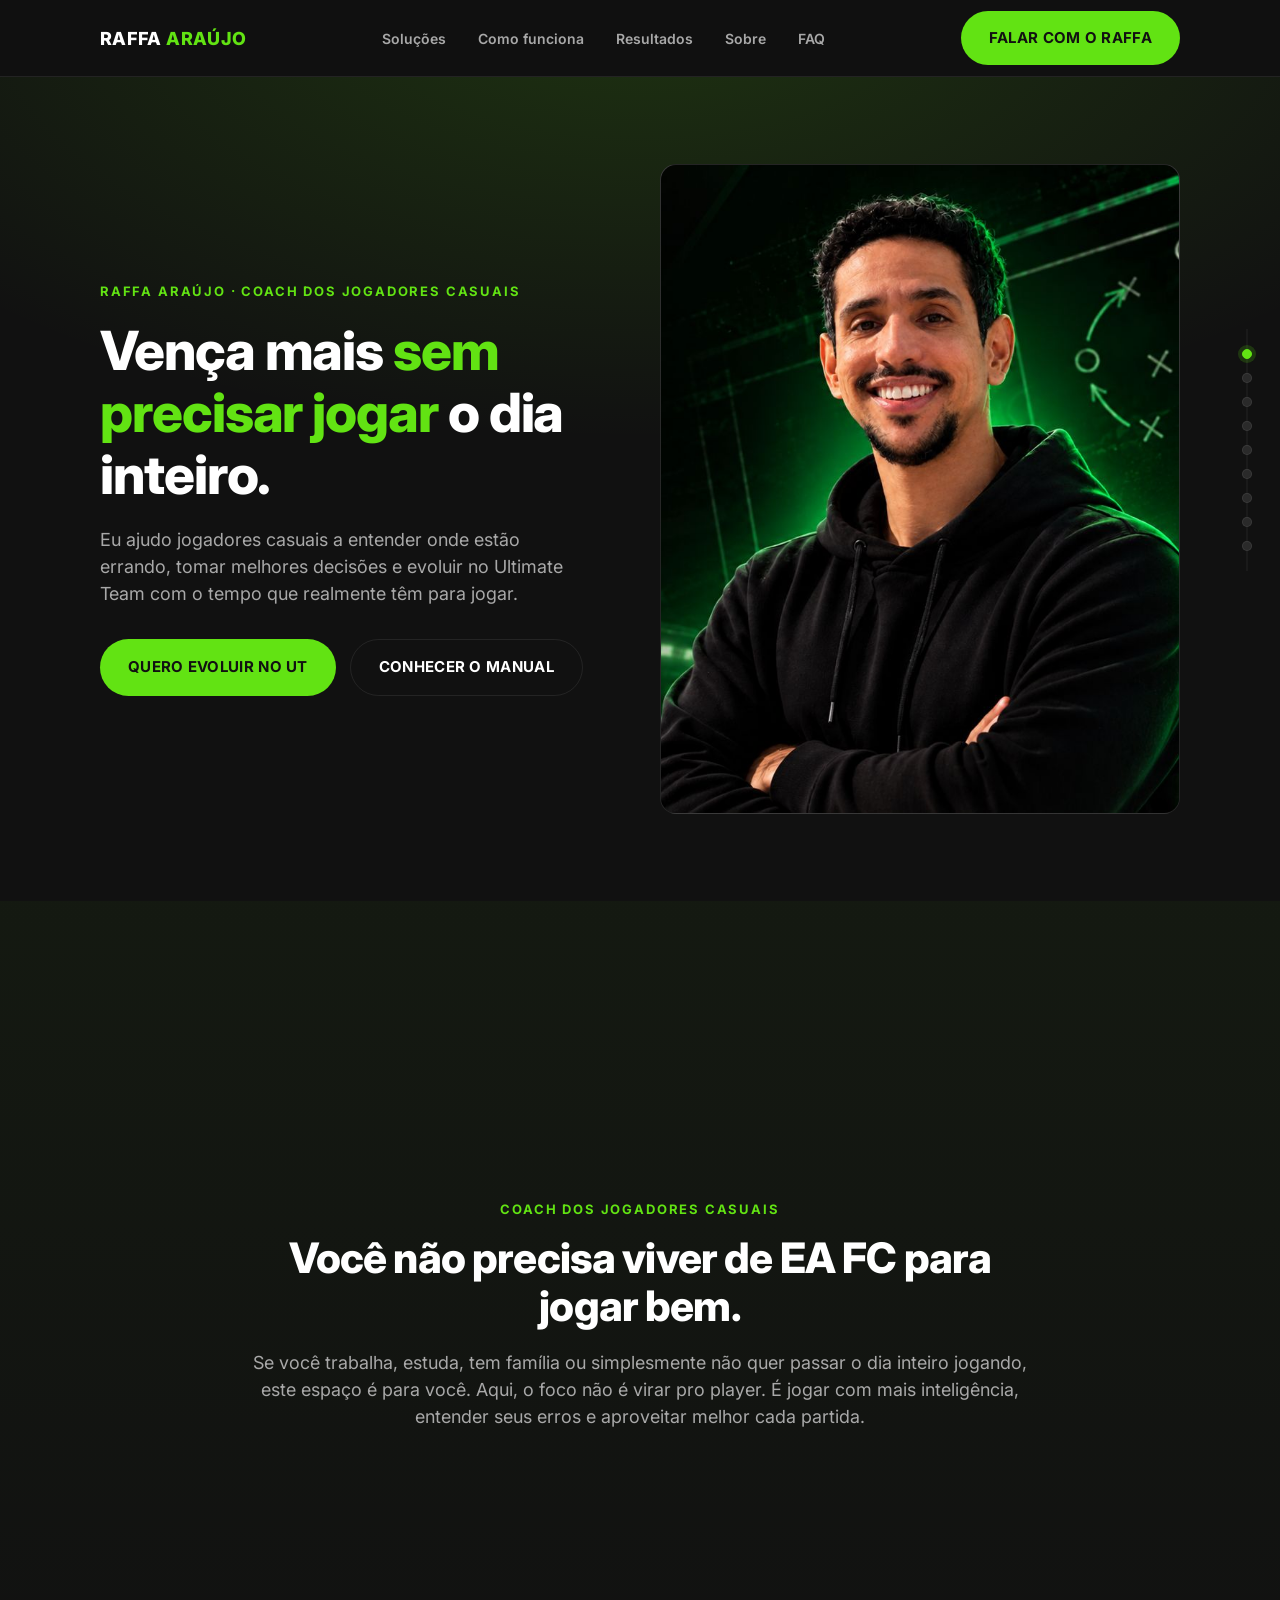
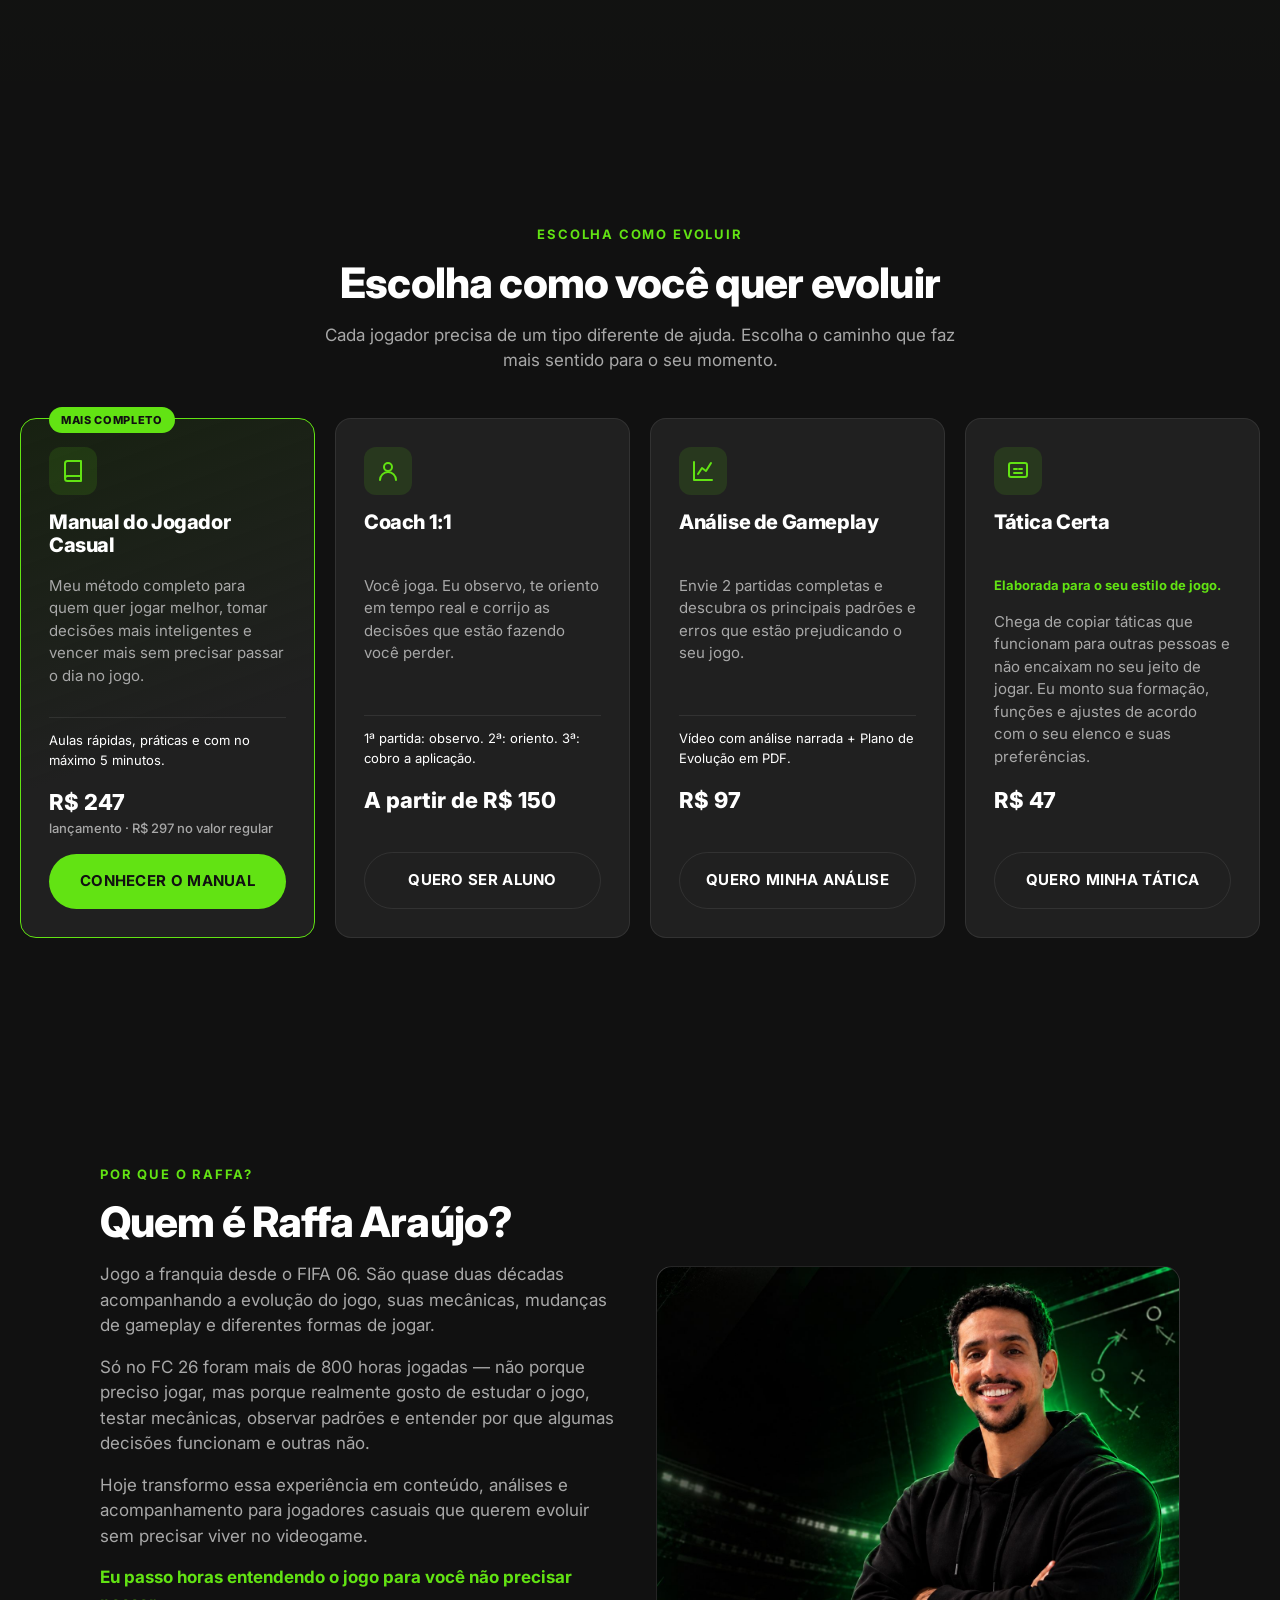
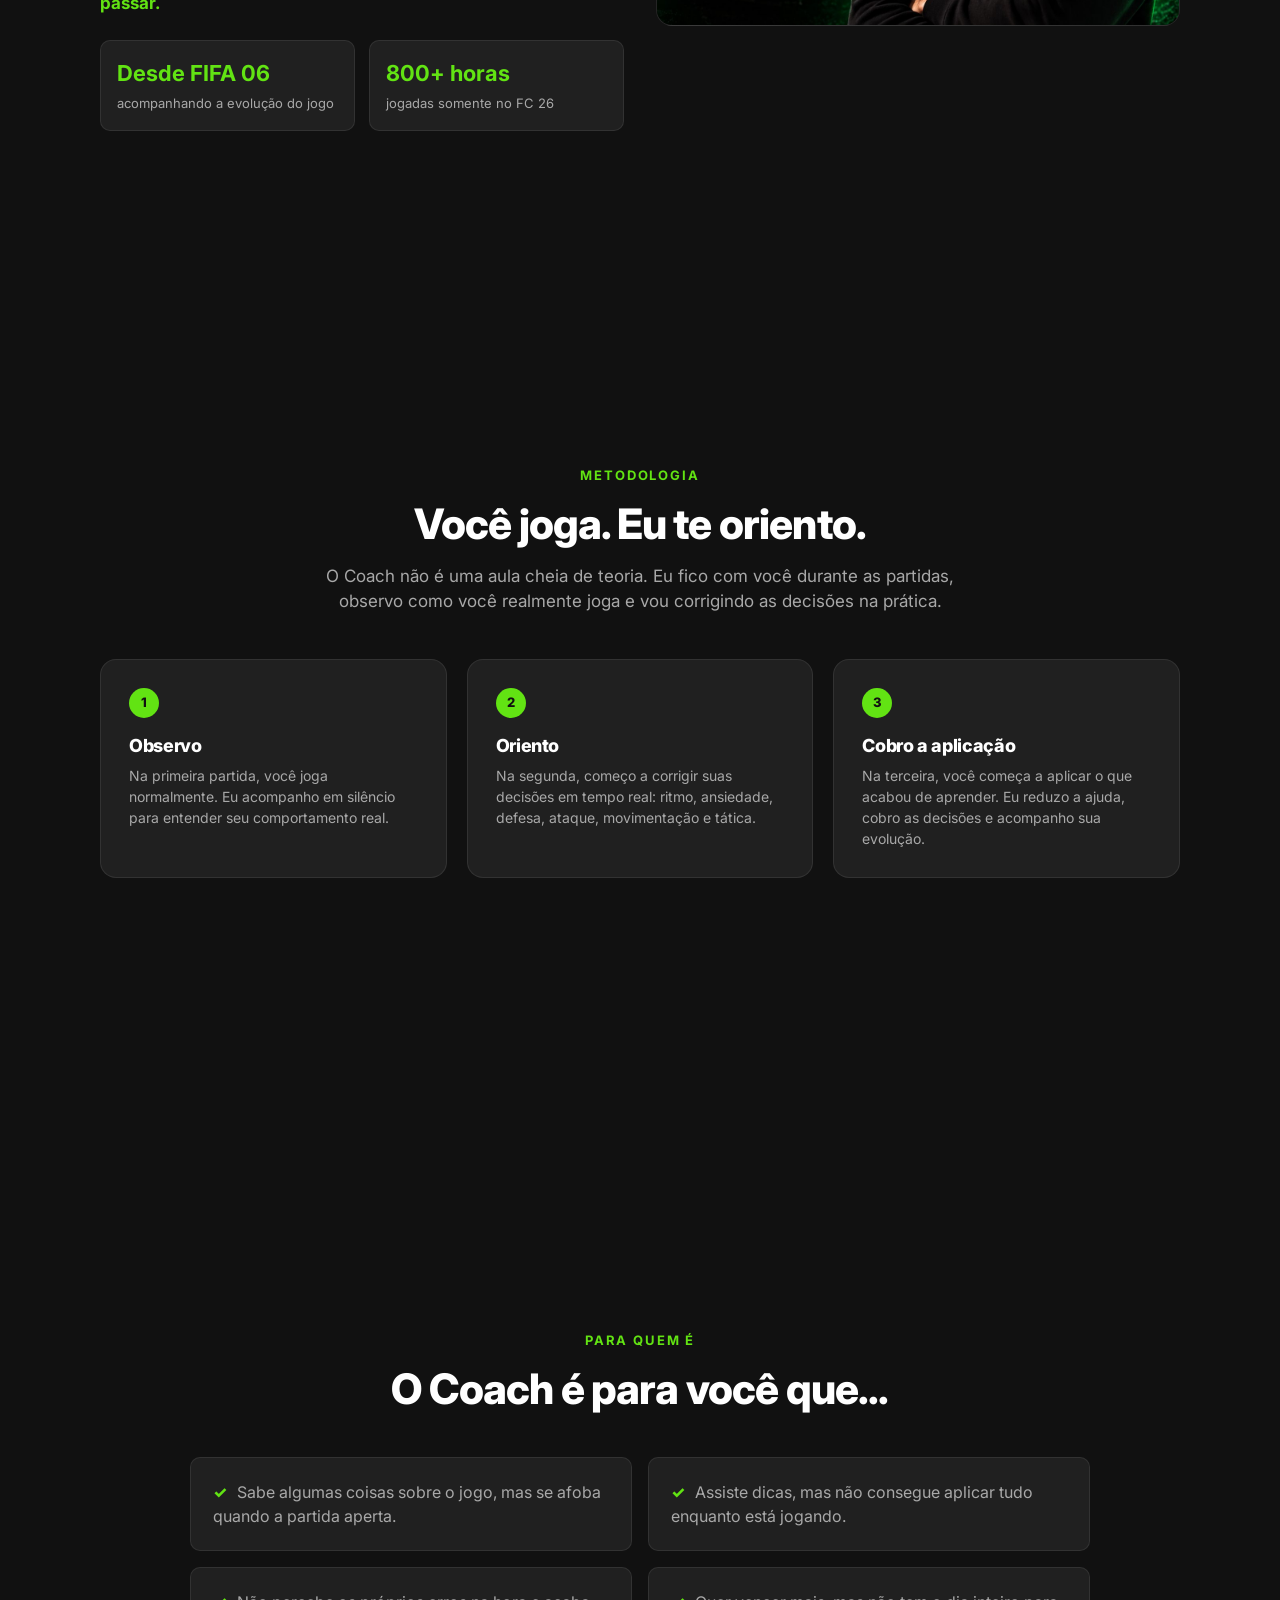
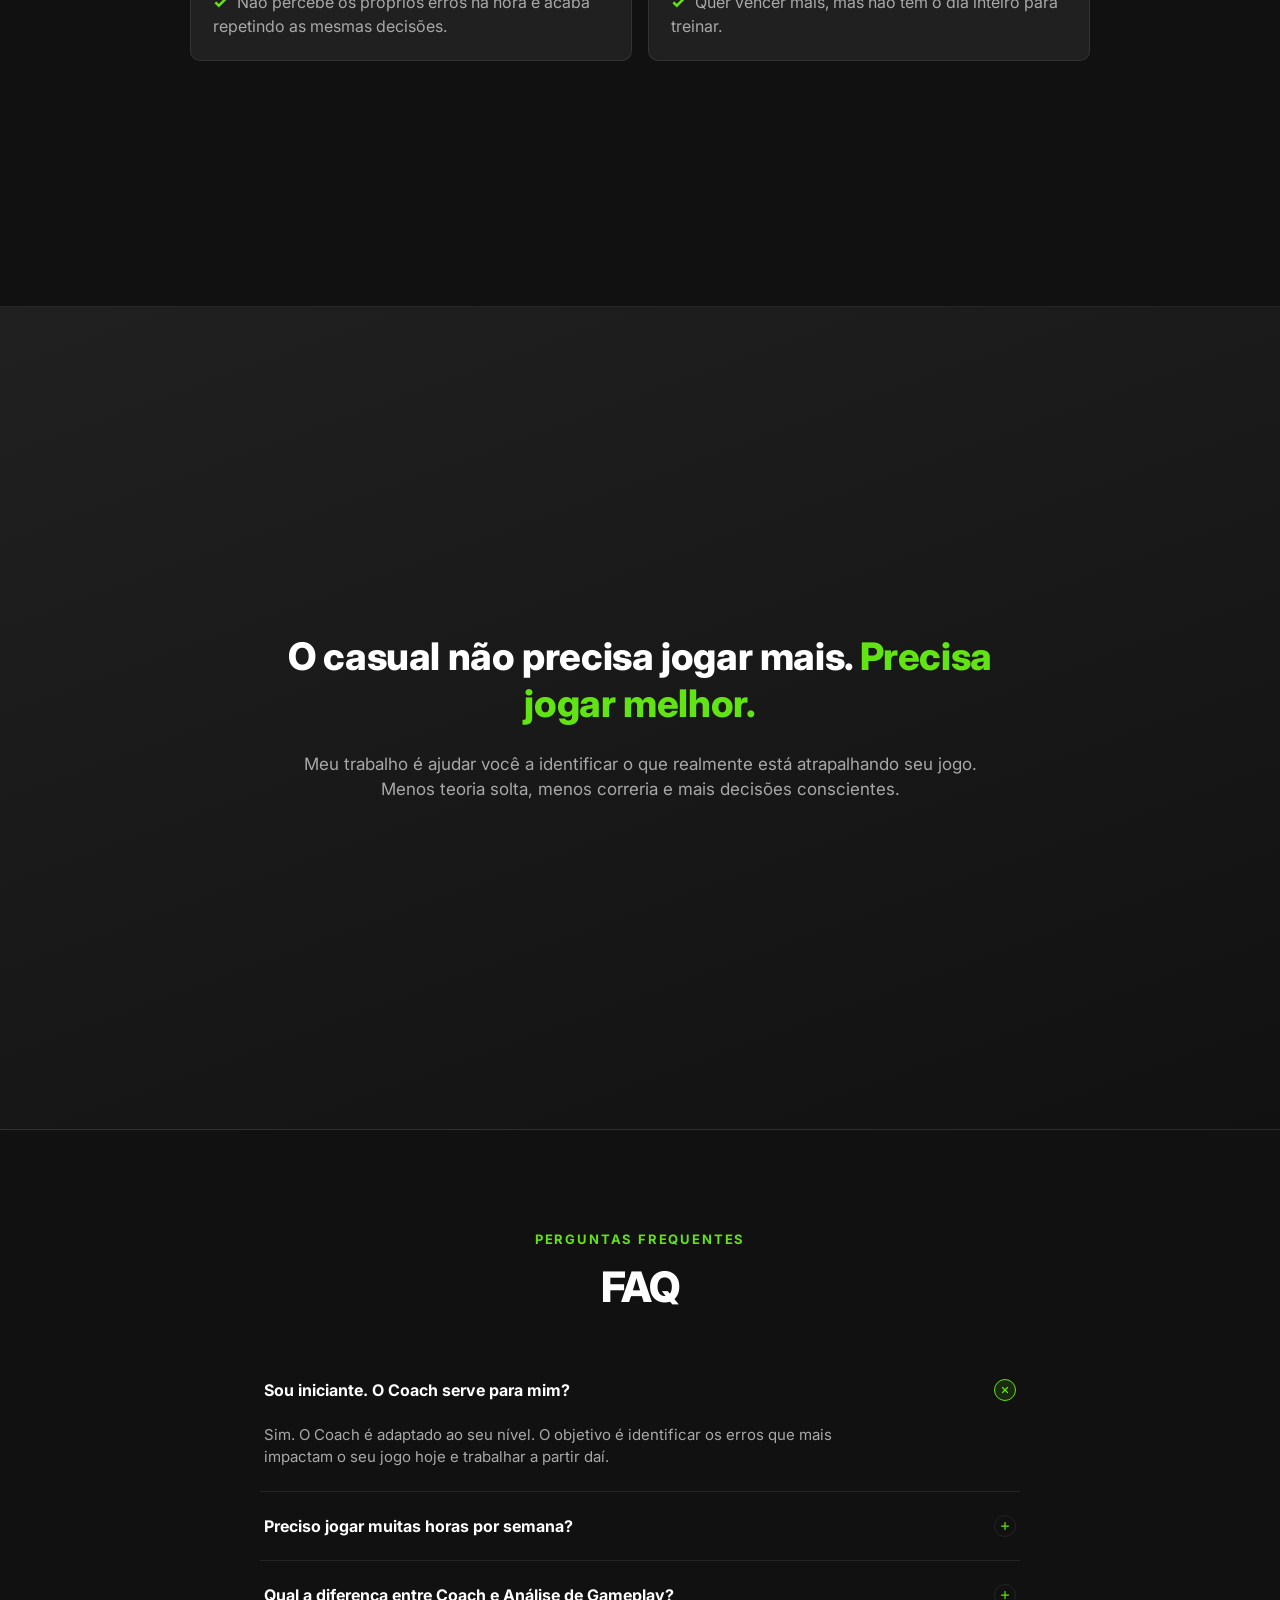
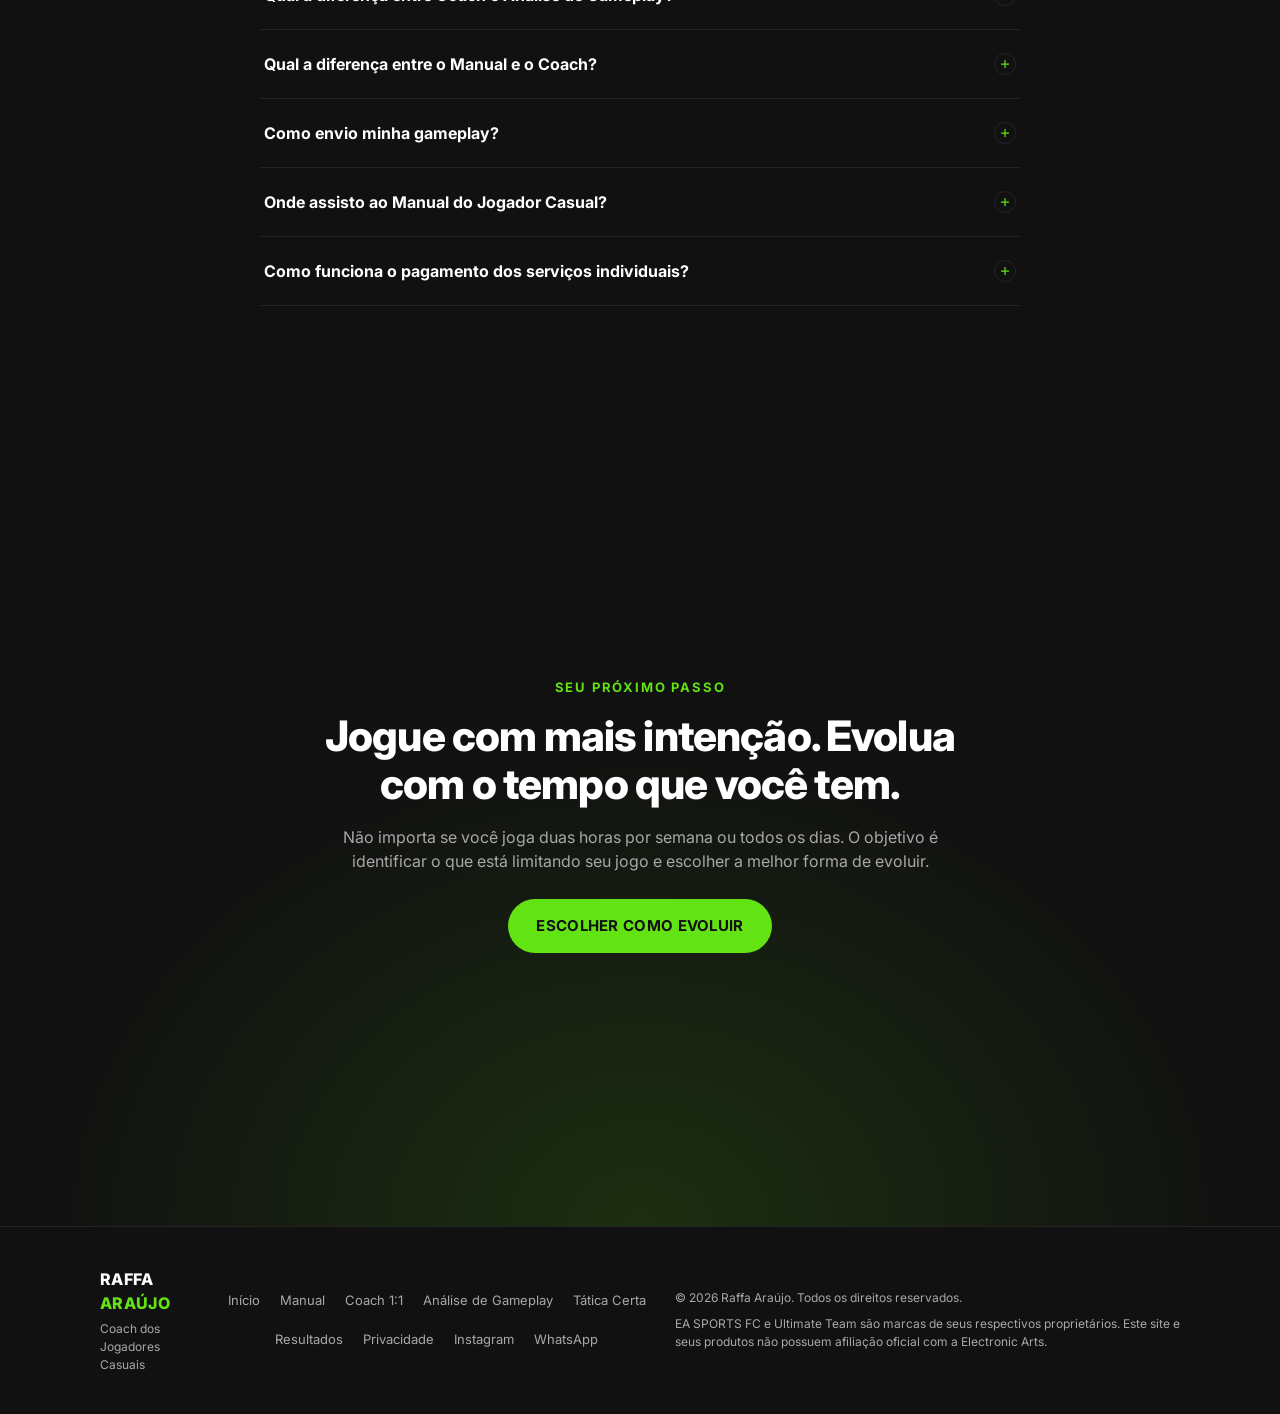
<file: index.html>
<!doctype html>
<html lang="pt-BR">
<head>
<meta charset="UTF-8">
<meta name="viewport" content="width=device-width, initial-scale=1.0">
<title>Raffa Araújo | Coach EA FC para Jogadores Casuais</title>
<meta name="description" content="Coach EA FC para jogadores casuais. Aprenda a jogar melhor, corrija seus erros e vença mais sem precisar passar o dia inteiro no Ultimate Team.">
<meta name="theme-color" content="#111111">
<link rel="canonical" href="https://raffaaraujo.com.br/">

<!-- Open Graph -->
<meta property="og:type" content="website">
<meta property="og:title" content="Raffa Araújo | Coach dos Jogadores Casuais">
<meta property="og:description" content="Vença mais no EA FC sem precisar jogar o dia inteiro.">
<meta property="og:image" content="https://raffaaraujo.com.br/assets/og-image.png">
<meta property="og:image:width" content="1200">
<meta property="og:image:height" content="630">
<meta property="og:url" content="https://raffaaraujo.com.br">
<meta property="og:locale" content="pt_BR">
<meta name="twitter:card" content="summary_large_image">

<link rel="icon" type="image/svg+xml" href="assets/favicon.svg">
<link rel="preconnect" href="https://fonts.googleapis.com">
<link rel="preconnect" href="https://fonts.gstatic.com" crossorigin>
<link href="https://fonts.googleapis.com/css2?family=Inter:wght@400;500;600;700;800&display=swap" rel="stylesheet">
<link rel="stylesheet" href="css/variables.css">
<link rel="stylesheet" href="css/base.css">
<link rel="stylesheet" href="css/header.css">
<link rel="stylesheet" href="css/page-nav.css">
<link rel="stylesheet" href="css/components.css">
<link rel="stylesheet" href="css/home.css">
<link rel="stylesheet" href="css/responsive.css">

<!--
  TODO (Raffa/dev): Google Analytics 4
  Descomentar e inserir o Measurement ID assim que a conta estiver criada.

  <script async src="https://www.googletagmanager.com/gtag/js?id=G-XXXXXXXXXX"></script>
  <script>
    window.dataLayer = window.dataLayer || [];
    function gtag(){dataLayer.push(arguments);}
    gtag('js', new Date());
    gtag('config', 'G-XXXXXXXXXX');
  </script>
-->

<!--
  TODO (Raffa/dev): Meta Pixel
  Descomentar e inserir o Pixel ID assim que houver acesso à conta de anúncios.

  <script>
    !function(f,b,e,v,n,t,s)
    {if(f.fbq)return;n=f.fbq=function(){n.callMethod?
    n.callMethod.apply(n,arguments):n.queue.push(arguments)};
    if(!f._fbq)f._fbq=n;n.push=n;n.loaded=!0;n.version='2.0';
    n.queue=[];t=b.createElement(e);t.async=!0;
    t.src=v;s=b.getElementsByTagName(e)[0];
    s.parentNode.insertBefore(t,s)}(window, document,'script',
    'https://connect.facebook.net/en_US/fbevents.js');
    fbq('init', 'SEU_PIXEL_ID');
    fbq('track', 'PageView');
  </script>
  <noscript><img height="1" width="1" style="display:none"
    src="https://www.facebook.com/tr?id=SEU_PIXEL_ID&ev=PageView&noscript=1"
  /></noscript>
-->
</head>
<body>

<header class="site-header">
  <div class="container">
    <a href="index.html" class="logo">RAFFA <span>ARAÚJO</span></a>
    <nav class="nav-links">
      <a href="#produtos">Soluções</a>
      <a href="#como-funciona">Como funciona</a>
      <a href="#resultados">Resultados</a>
      <a href="#sobre">Sobre</a>
      <a href="#faq">FAQ</a>
    </nav>
    <a class="btn btn-primary header-cta" href="#" data-whatsapp="coach" data-track-link="clique_header_whatsapp">Falar com o Raffa</a>
    <button class="nav-toggle" aria-label="Abrir menu" aria-expanded="false">
      <svg viewBox="0 0 24 24" fill="none" stroke-width="2" stroke-linecap="round"><line x1="3" y1="6" x2="21" y2="6"/><line x1="3" y1="12" x2="21" y2="12"/><line x1="3" y1="18" x2="21" y2="18"/></svg>
    </button>
  </div>
  <div class="mobile-menu">
    <a href="#produtos">Soluções</a>
    <a href="#como-funciona">Como funciona</a>
    <a href="#resultados">Resultados</a>
    <a href="#sobre">Sobre</a>
    <a href="#faq">FAQ</a>
    <a class="btn btn-primary btn-block" href="#" data-whatsapp="coach">Falar com o Raffa</a>
  </div>
</header>

<nav class="page-navigation" aria-label="Navegação por seção">
  <a href="#hero" data-label="Início" aria-label="Início" class="active"></a>
  <a href="#posicionamento" data-label="Posicionamento" aria-label="Posicionamento"></a>
  <a href="#produtos" data-label="Soluções" aria-label="Soluções"></a>
  <a href="#sobre" data-label="Por que o Raffa" aria-label="Por que o Raffa"></a>
  <a href="#como-funciona" data-label="Como funciona" aria-label="Como funciona"></a>
  <a href="#para-quem-coach" data-label="Para quem é" aria-label="Para quem é o Coach"></a>
  <a href="#filosofia" data-label="Filosofia" aria-label="Filosofia do Coach"></a>
  <a href="#faq" data-label="FAQ" aria-label="Perguntas frequentes"></a>
  <a href="#cta-final" data-label="Começar" aria-label="Começar agora"></a>
</nav>

<!-- 1. HERO -->
<section class="hero" id="hero">
  <div class="container hero-grid">
    <div class="hero-copy">
      <div class="hero-eyebrow">Raffa Araújo · Coach dos Jogadores Casuais</div>
      <h1>Vença mais <span class="hl">sem precisar jogar</span> o dia inteiro.</h1>
      <p class="hero-sub">Eu ajudo jogadores casuais a entender onde estão errando, tomar melhores decisões e evoluir no Ultimate Team com o tempo que realmente têm para jogar.</p>
      <div class="hero-actions">
        <a class="btn btn-primary" href="#produtos" data-track-link="clique_hero_cta">Quero evoluir no UT</a>
      <a class="btn btn-outline" href="manual.html">Conhecer o Manual</a>
      </div>
    </div>
    <div class="hero-photo">
      <img src="assets/1.jpeg" alt="Raffa Araújo, coach de EA FC" width="1600" height="900" fetchpriority="high" decoding="async">
    </div>
  </div>
</section>

<!-- 2. POSICIONAMENTO -->
<section class="positioning-section" id="posicionamento">
  <div class="container positioning-copy text-center">
    <div class="eyebrow">Coach dos Jogadores Casuais</div>
    <h2>Você não precisa viver de EA FC para jogar bem.</h2>
    <p>Se você trabalha, estuda, tem família ou simplesmente não quer passar o dia inteiro jogando, este espaço é para você. Aqui, o foco não é virar pro player. É jogar com mais inteligência, entender seus erros e aproveitar melhor cada partida.</p>
  </div>
</section>

<!-- 3. PROVA SOCIAL (oculta até haver depoimentos reais autorizados) -->
<section id="resultados" hidden aria-label="Depoimentos em preparação">
  <div class="container">
    <div class="section-head center">
      <div class="eyebrow">Quem já treinou comigo</div>
      <h2>Evolução que aparece dentro do jogo.</h2>
      <p>Depoimentos reais de quem já usou o método.</p>
    </div>
    <div class="results-grid">

      <div class="result-card">
        <div class="stars">★★★★★</div>
        <p class="quote">"[Espaço reservado para depoimento real de aluno — resultado antes/depois]"</p>
        <div class="who">
          <div class="dot">JC</div>
          <span>Jogador Casual</span>
        </div>
        <span class="placeholder-flag">Substituir por depoimento autorizado</span>
      </div>

      <div class="result-card">
        <div class="stars">★★★★★</div>
        <p class="quote">"[Espaço reservado para depoimento real de aluno — resultado antes/depois]"</p>
        <div class="who">
          <div class="dot">JC</div>
          <span>Jogador Casual</span>
        </div>
        <span class="placeholder-flag">Substituir por depoimento autorizado</span>
      </div>

      <div class="result-card">
        <div class="stars">★★★★★</div>
        <p class="quote">"[Espaço reservado para depoimento real de aluno — resultado antes/depois]"</p>
        <div class="who">
          <div class="dot">JC</div>
          <span>Jogador Casual</span>
        </div>
        <span class="placeholder-flag">Substituir por depoimento autorizado</span>
      </div>

    </div>
  </div>
</section>

<!-- 4. ESCOLHA COMO EVOLUIR -->
<section id="produtos">
  <div class="container">
    <div class="section-head center">
      <div class="eyebrow">Escolha como evoluir</div>
      <h2>Escolha como você quer evoluir</h2>
      <p>Cada jogador precisa de um tipo diferente de ajuda. Escolha o caminho que faz mais sentido para o seu momento.</p>
    </div>
    <div class="products-grid">

      <div class="product-card featured">
        <div class="product-icon">
          <svg viewBox="0 0 24 24" fill="none" stroke-width="2" stroke-linecap="round" stroke-linejoin="round"><path d="M4 19.5A2.5 2.5 0 0 1 6.5 17H20"/><path d="M6.5 2H20v20H6.5A2.5 2.5 0 0 1 4 19.5v-15A2.5 2.5 0 0 1 6.5 2z"/></svg>
        </div>
        <h3>Manual do Jogador Casual</h3>
        <p class="desc">Meu método completo para quem quer jogar melhor, tomar decisões mais inteligentes e vencer mais sem precisar passar o dia no jogo.</p>
        <p class="product-detail">Aulas rápidas, práticas e com no máximo 5 minutos.</p>
        <div class="product-price">R$ 247 <small>lançamento · R$ 297 no valor regular</small></div>
        <a class="btn btn-primary btn-block" href="manual.html" data-track-link="clique_manual">Conhecer o Manual</a>
      </div>

      <div class="product-card">
        <div class="product-icon">
          <svg viewBox="0 0 24 24" fill="none" stroke-width="2" stroke-linecap="round" stroke-linejoin="round"><circle cx="12" cy="8" r="4"/><path d="M4 21c0-4.4 3.6-8 8-8s8 3.6 8 8"/></svg>
        </div>
        <h3>Coach 1:1</h3>
        <p class="desc">Você joga. Eu observo, te oriento em tempo real e corrijo as decisões que estão fazendo você perder.</p>
        <p class="product-detail">1ª partida: observo. 2ª: oriento. 3ª: cobro a aplicação.</p>
        <div class="product-price">A partir de R$ 150</div>
        <a class="btn btn-outline btn-block" href="#" data-whatsapp="coach">Quero ser aluno</a>
      </div>

      <div class="product-card">
        <div class="product-icon">
          <svg viewBox="0 0 24 24" fill="none" stroke-width="2" stroke-linecap="round" stroke-linejoin="round"><path d="M3 3v18h18"/><path d="M7 15l4-6 4 3 5-8"/></svg>
        </div>
        <h3>Análise de Gameplay</h3>
        <p class="desc">Envie 2 partidas completas e descubra os principais padrões e erros que estão prejudicando o seu jogo.</p>
        <p class="product-detail">Vídeo com análise narrada + Plano de Evolução em PDF.</p>
        <div class="product-price">R$ 97</div>
        <a class="btn btn-outline btn-block" href="#" data-whatsapp="analise">Quero minha análise</a>
      </div>

      <div class="product-card">
        <div class="product-icon">
          <svg viewBox="0 0 24 24" fill="none" stroke-width="2" stroke-linecap="round" stroke-linejoin="round"><rect x="3" y="4" width="18" height="14" rx="2"/><path d="M8 10h3M8 14h8M13 10h3"/></svg>
        </div>
        <h3>Tática Certa</h3>
        <p class="product-kicker">Elaborada para o seu estilo de jogo.</p>
        <p class="desc">Chega de copiar táticas que funcionam para outras pessoas e não encaixam no seu jeito de jogar. Eu monto sua formação, funções e ajustes de acordo com o seu elenco e suas preferências.</p>
        <div class="product-price">R$ 47</div>
        <a class="btn btn-outline btn-block" href="#" data-whatsapp="tatica">Quero minha tática</a>
      </div>

    </div>
  </div>
</section>

<!-- 5. POR QUE O RAFFA? -->
<section id="sobre">
  <div class="container about-grid">
    <div class="about-photo">
      <img src="assets/1.jpeg" alt="Raffa Araújo, coach de EA FC" width="1600" height="900" loading="lazy" decoding="async">
    </div>
    <div class="about-text">
      <div class="eyebrow">Por que o Raffa?</div>
      <h2>Quem é Raffa Araújo?</h2>
      <p>Jogo a franquia desde o FIFA 06. São quase duas décadas acompanhando a evolução do jogo, suas mecânicas, mudanças de gameplay e diferentes formas de jogar.</p>
      <p>Só no FC 26 foram mais de 800 horas jogadas — não porque preciso jogar, mas porque realmente gosto de estudar o jogo, testar mecânicas, observar padrões e entender por que algumas decisões funcionam e outras não.</p>
      <p>Hoje transformo essa experiência em conteúdo, análises e acompanhamento para jogadores casuais que querem evoluir sem precisar viver no videogame.</p>
      <p class="signature-line">Eu passo horas entendendo o jogo para você não precisar passar.</p>
      <div class="about-facts">
        <div class="fact"><strong>Desde FIFA 06</strong><span>acompanhando a evolução do jogo</span></div>
        <div class="fact"><strong>800+ horas</strong><span>jogadas somente no FC 26</span></div>
      </div>
    </div>
  </div>
</section>

<!-- 6. COMO O COACH FUNCIONA -->
<section id="como-funciona">
  <div class="container">
    <div class="section-head center">
      <div class="eyebrow">Metodologia</div>
      <h2>Você joga. Eu te oriento.</h2>
      <p>O Coach não é uma aula cheia de teoria. Eu fico com você durante as partidas, observo como você realmente joga e vou corrigindo as decisões na prática.</p>
    </div>
    <div class="method-grid">
      <div class="method-step">
        <div class="num">1</div>
        <h3>Observo</h3>
        <p>Na primeira partida, você joga normalmente. Eu acompanho em silêncio para entender seu comportamento real.</p>
      </div>
      <div class="method-step">
        <div class="num">2</div>
        <h3>Oriento</h3>
        <p>Na segunda, começo a corrigir suas decisões em tempo real: ritmo, ansiedade, defesa, ataque, movimentação e tática.</p>
      </div>
      <div class="method-step">
        <div class="num">3</div>
        <h3>Cobro a aplicação</h3>
        <p>Na terceira, você começa a aplicar o que acabou de aprender. Eu reduzo a ajuda, cobro as decisões e acompanho sua evolução.</p>
      </div>
    </div>
  </div>
</section>

<!-- 7. PARA QUEM É O COACH -->
<section id="para-quem-coach">
  <div class="container">
    <div class="section-head center">
      <div class="eyebrow">Para quem é</div>
      <h2>O Coach é para você que...</h2>
    </div>
    <div class="audience-grid">
      <div class="audience-item">Sabe algumas coisas sobre o jogo, mas se afoba quando a partida aperta.</div>
      <div class="audience-item">Assiste dicas, mas não consegue aplicar tudo enquanto está jogando.</div>
      <div class="audience-item">Não percebe os próprios erros na hora e acaba repetindo as mesmas decisões.</div>
      <div class="audience-item">Quer vencer mais, mas não tem o dia inteiro para treinar.</div>
    </div>
  </div>
</section>

<!-- 8. FRASE DE POSICIONAMENTO -->
<section class="quote-block" id="filosofia">
  <div class="container">
    <blockquote>O casual não precisa jogar mais. <span class="hl">Precisa jogar melhor.</span></blockquote>
    <p>Meu trabalho é ajudar você a identificar o que realmente está atrapalhando seu jogo. Menos teoria solta, menos correria e mais decisões conscientes.</p>
  </div>
</section>

<!-- 9. FAQ -->
<section id="faq">
  <div class="container">
    <div class="section-head center">
      <div class="eyebrow">Perguntas frequentes</div>
      <h2>FAQ</h2>
    </div>
    <div class="faq-list">
      <details class="faq-item" open>
        <summary>Sou iniciante. O Coach serve para mim?<span class="plus"><svg viewBox="0 0 24 24" fill="none" stroke="currentColor" stroke-width="2.5" stroke-linecap="round"><line x1="12" y1="5" x2="12" y2="19"/><line x1="5" y1="12" x2="19" y2="12"/></svg></span></summary>
        <div class="faq-answer">Sim. O Coach é adaptado ao seu nível. O objetivo é identificar os erros que mais impactam o seu jogo hoje e trabalhar a partir daí.</div>
      </details>
      <details class="faq-item">
        <summary>Preciso jogar muitas horas por semana?<span class="plus"><svg viewBox="0 0 24 24" fill="none" stroke="currentColor" stroke-width="2.5" stroke-linecap="round"><line x1="12" y1="5" x2="12" y2="19"/><line x1="5" y1="12" x2="19" y2="12"/></svg></span></summary>
        <div class="faq-answer">Não. Todo o projeto foi criado para quem joga no tempo livre. A proposta é justamente ajudar você a aproveitar melhor as horas que já tem.</div>
      </details>
      <details class="faq-item">
        <summary>Qual a diferença entre Coach e Análise de Gameplay?<span class="plus"><svg viewBox="0 0 24 24" fill="none" stroke="currentColor" stroke-width="2.5" stroke-linecap="round"><line x1="12" y1="5" x2="12" y2="19"/><line x1="5" y1="12" x2="19" y2="12"/></svg></span></summary>
        <div class="faq-answer">Na Análise, eu estudo duas partidas e mostro onde você está errando. No Coach, eu fico com você ao vivo e te ajudo a corrigir essas decisões enquanto você joga.</div>
      </details>
      <details class="faq-item">
        <summary>Qual a diferença entre o Manual e o Coach?<span class="plus"><svg viewBox="0 0 24 24" fill="none" stroke="currentColor" stroke-width="2.5" stroke-linecap="round"><line x1="12" y1="5" x2="12" y2="19"/><line x1="5" y1="12" x2="19" y2="12"/></svg></span></summary>
        <div class="faq-answer">O Manual ensina meu método completo para você estudar e aplicar no seu ritmo. O Coach é individual e focado nos seus erros específicos.</div>
      </details>
      <details class="faq-item">
        <summary>Como envio minha gameplay?<span class="plus"><svg viewBox="0 0 24 24" fill="none" stroke="currentColor" stroke-width="2.5" stroke-linecap="round"><line x1="12" y1="5" x2="12" y2="19"/><line x1="5" y1="12" x2="19" y2="12"/></svg></span></summary>
        <div class="faq-answer">Para a Análise, você envia duas partidas completas pelo YouTube como vídeos não listados.</div>
      </details>
      <details class="faq-item">
        <summary>Onde assisto ao Manual do Jogador Casual?<span class="plus"><svg viewBox="0 0 24 24" fill="none" stroke="currentColor" stroke-width="2.5" stroke-linecap="round"><line x1="12" y1="5" x2="12" y2="19"/><line x1="5" y1="12" x2="19" y2="12"/></svg></span></summary>
        <div class="faq-answer">O curso é acessado pela Kiwify após a confirmação da compra.</div>
      </details>
      <details class="faq-item">
        <summary>Como funciona o pagamento dos serviços individuais?<span class="plus"><svg viewBox="0 0 24 24" fill="none" stroke="currentColor" stroke-width="2.5" stroke-linecap="round"><line x1="12" y1="5" x2="12" y2="19"/><line x1="5" y1="12" x2="19" y2="12"/></svg></span></summary>
        <div class="faq-answer">Os serviços individuais são pagos via PIX antes do atendimento ou da entrega.</div>
      </details>
    </div>
  </div>
</section>

<!-- 10. CTA FINAL -->
<section class="final-cta" id="cta-final">
  <div class="container">
    <div class="eyebrow">Seu próximo passo</div>
    <h2>Jogue com mais intenção. Evolua com o tempo que você tem.</h2>
    <p>Não importa se você joga duas horas por semana ou todos os dias. O objetivo é identificar o que está limitando seu jogo e escolher a melhor forma de evoluir.</p>
    <div class="hero-actions final-actions">
      <a class="btn btn-primary" href="#produtos" data-track-link="clique_cta_final">Escolher como evoluir</a>
    </div>
  </div>
</section>

<footer class="site-footer">
  <div class="container footer-grid">
    <div class="footer-brand">
      <a href="index.html" class="logo">RAFFA <span>ARAÚJO</span></a>
      <span>Coach dos Jogadores Casuais</span>
    </div>
    <div class="footer-links">
      <a href="index.html">Início</a>
      <a href="manual.html">Manual</a>
      <a href="#como-funciona">Coach 1:1</a>
      <a href="#produtos">Análise de Gameplay</a>
      <a href="#produtos">Tática Certa</a>
      <a href="#resultados">Resultados</a>
      <a href="politica-de-privacidade.html">Privacidade</a>
      <a href="https://instagram.com/raffaaraujo_fut" target="_blank" rel="noopener">Instagram</a>
      <a href="#" data-whatsapp="coach">WhatsApp</a>
    </div>
    <div class="footer-copy">
      <span>&copy; <span data-year></span> Raffa Araújo. Todos os direitos reservados.</span>
      <span>EA SPORTS FC e Ultimate Team são marcas de seus respectivos proprietários. Este site e seus produtos não possuem afiliação oficial com a Electronic Arts.</span>
    </div>
  </div>
</footer>

<div class="sticky-cta">
  <a class="btn btn-outline" href="manual.html">Ver Manual</a>
  <a class="btn btn-primary" href="#" data-whatsapp="coach">Falar no WhatsApp</a>
</div>

<script src="js/config.js"></script>
<script src="js/whatsapp.js"></script>
<script src="js/utm.js"></script>
<script src="js/tracking.js"></script>
<script src="js/consent.js"></script>
<script src="js/cta.js"></script>
<script src="js/mobile-menu.js"></script>
<script src="js/page-nav.js"></script>
<script src="js/main.js"></script>
</body>
</html>
</file>
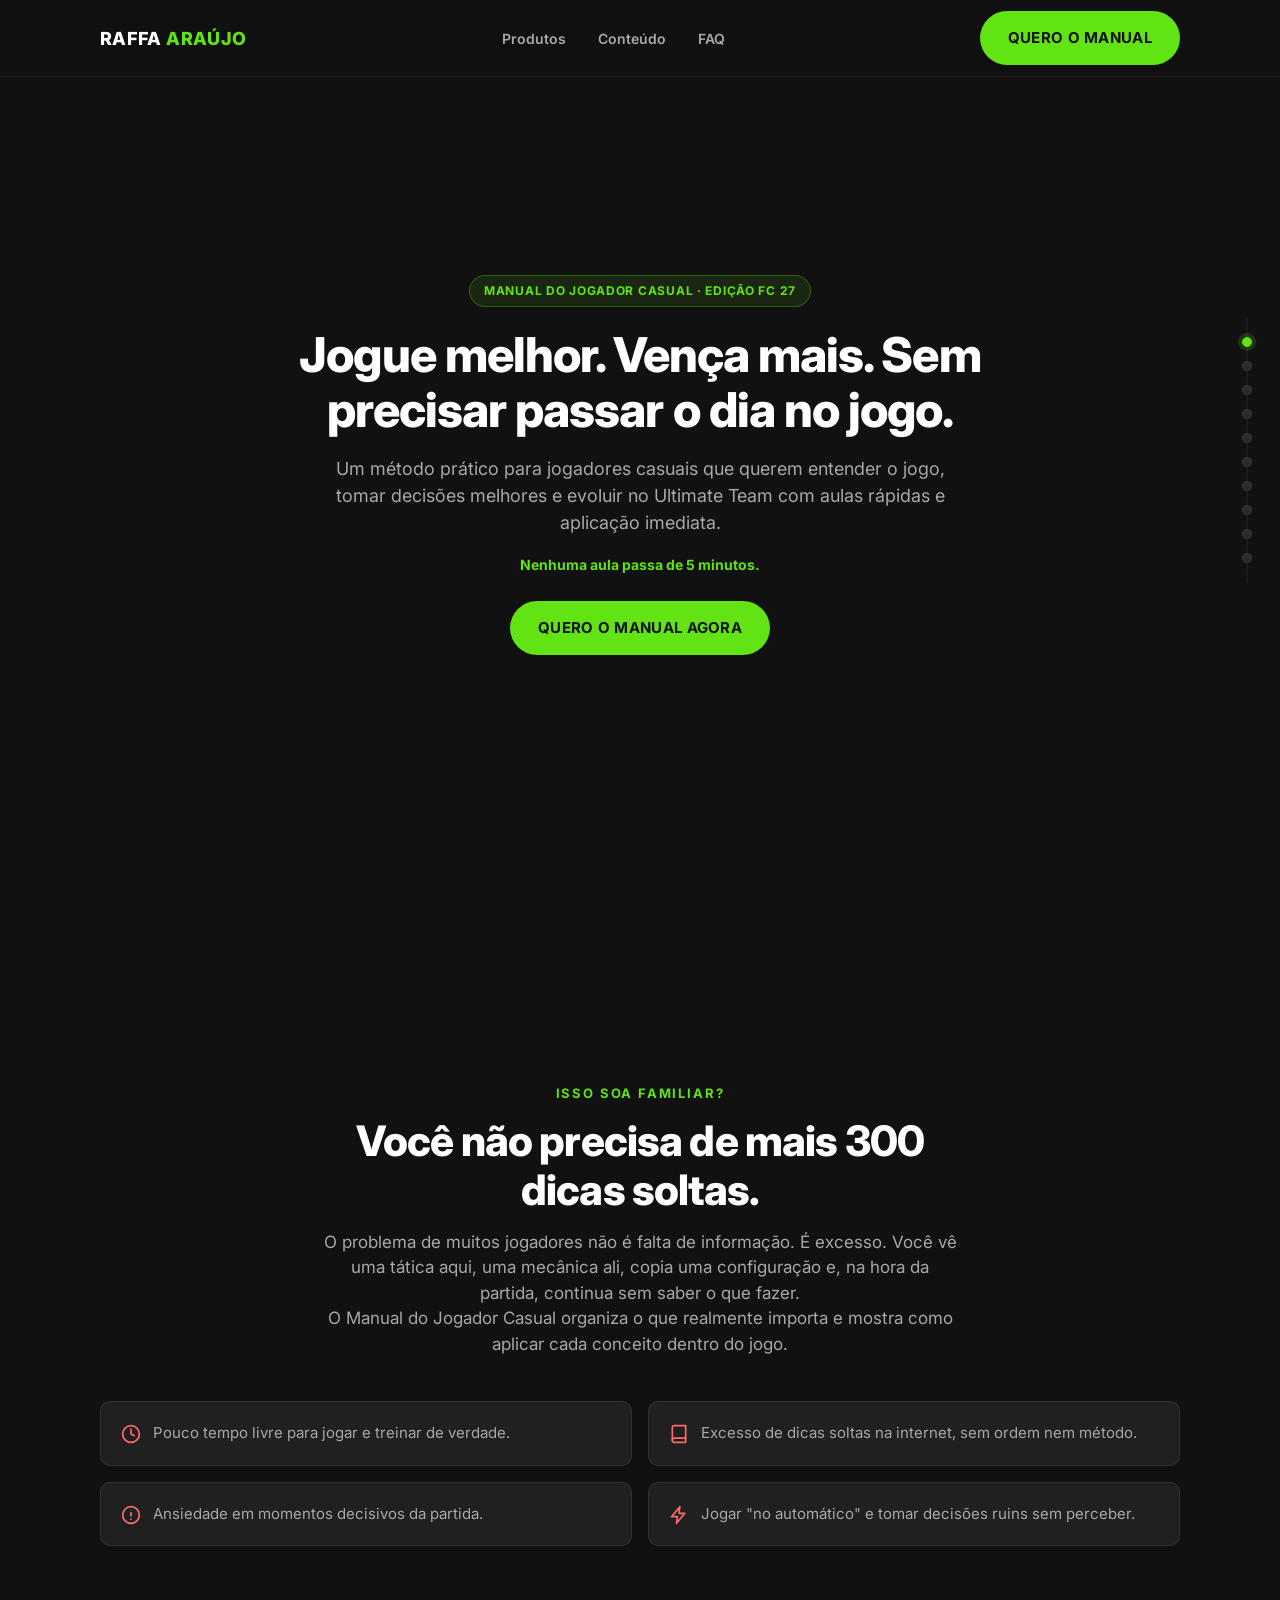
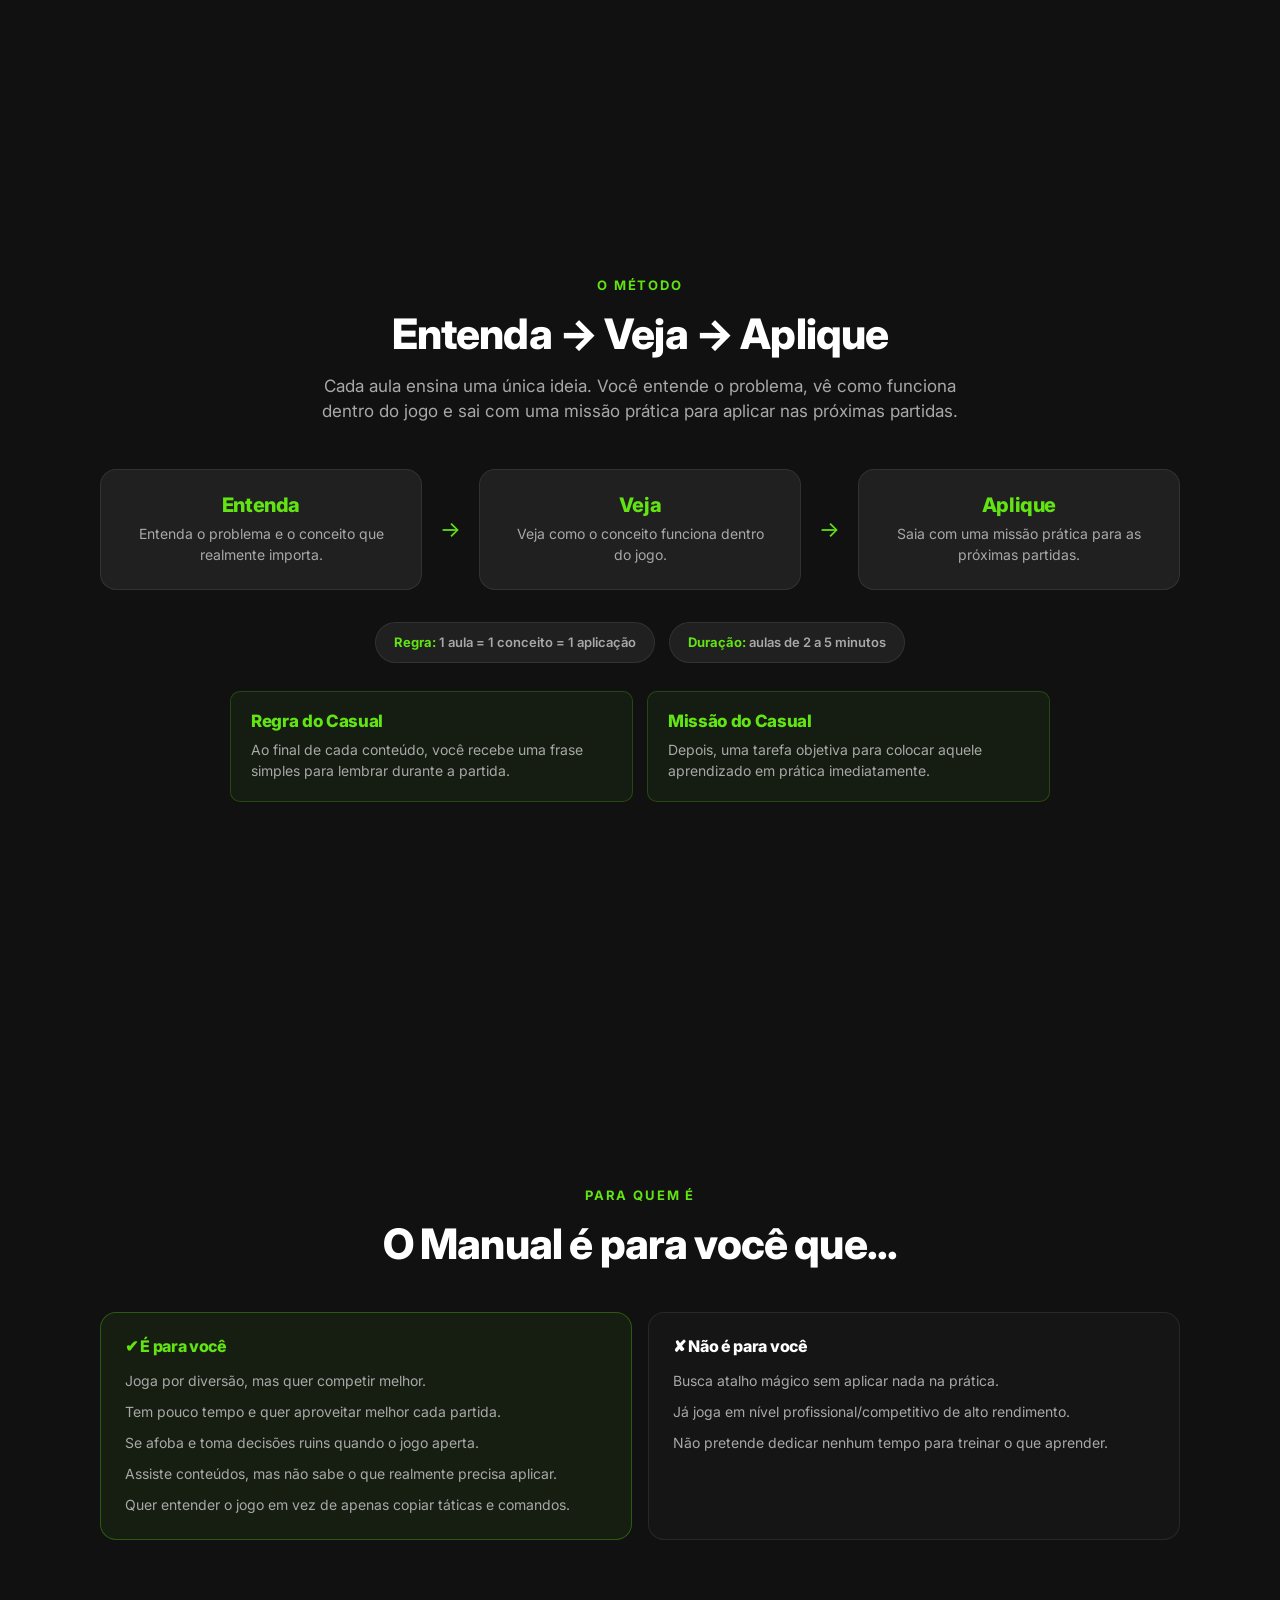
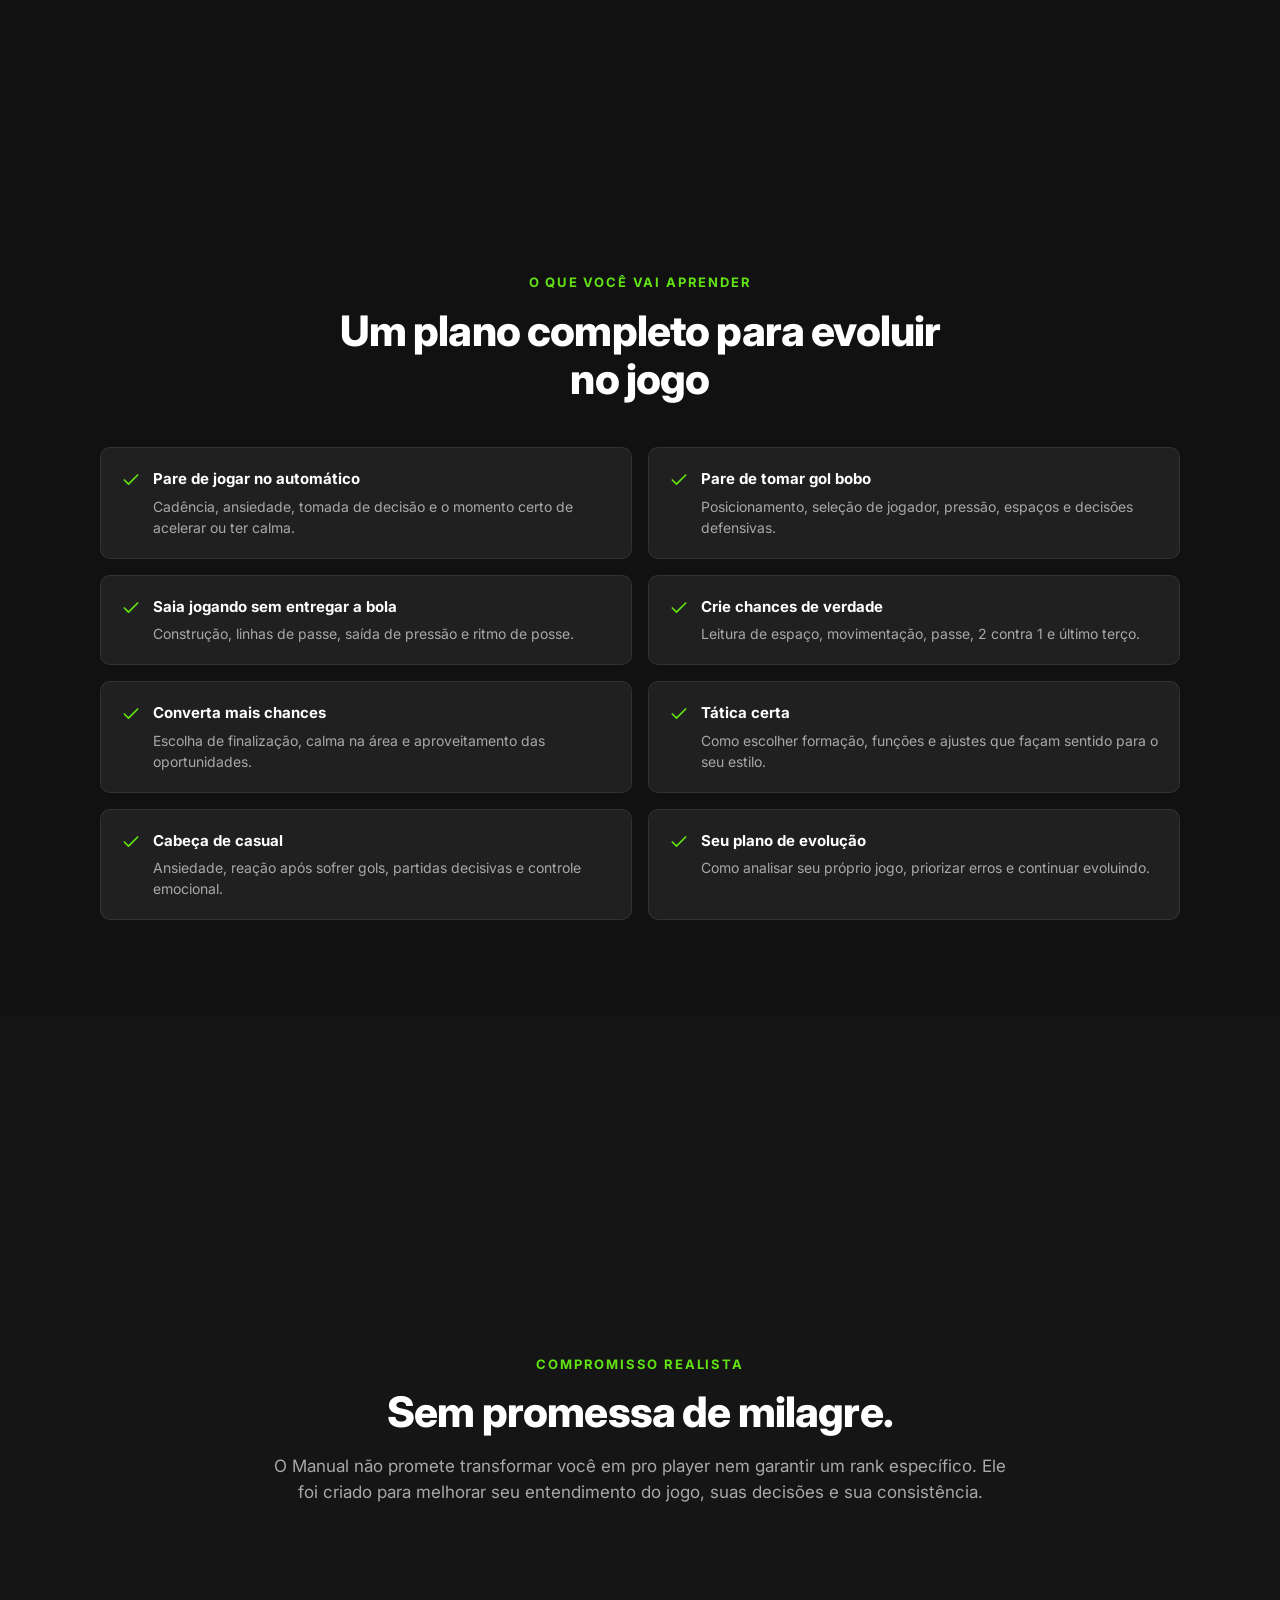
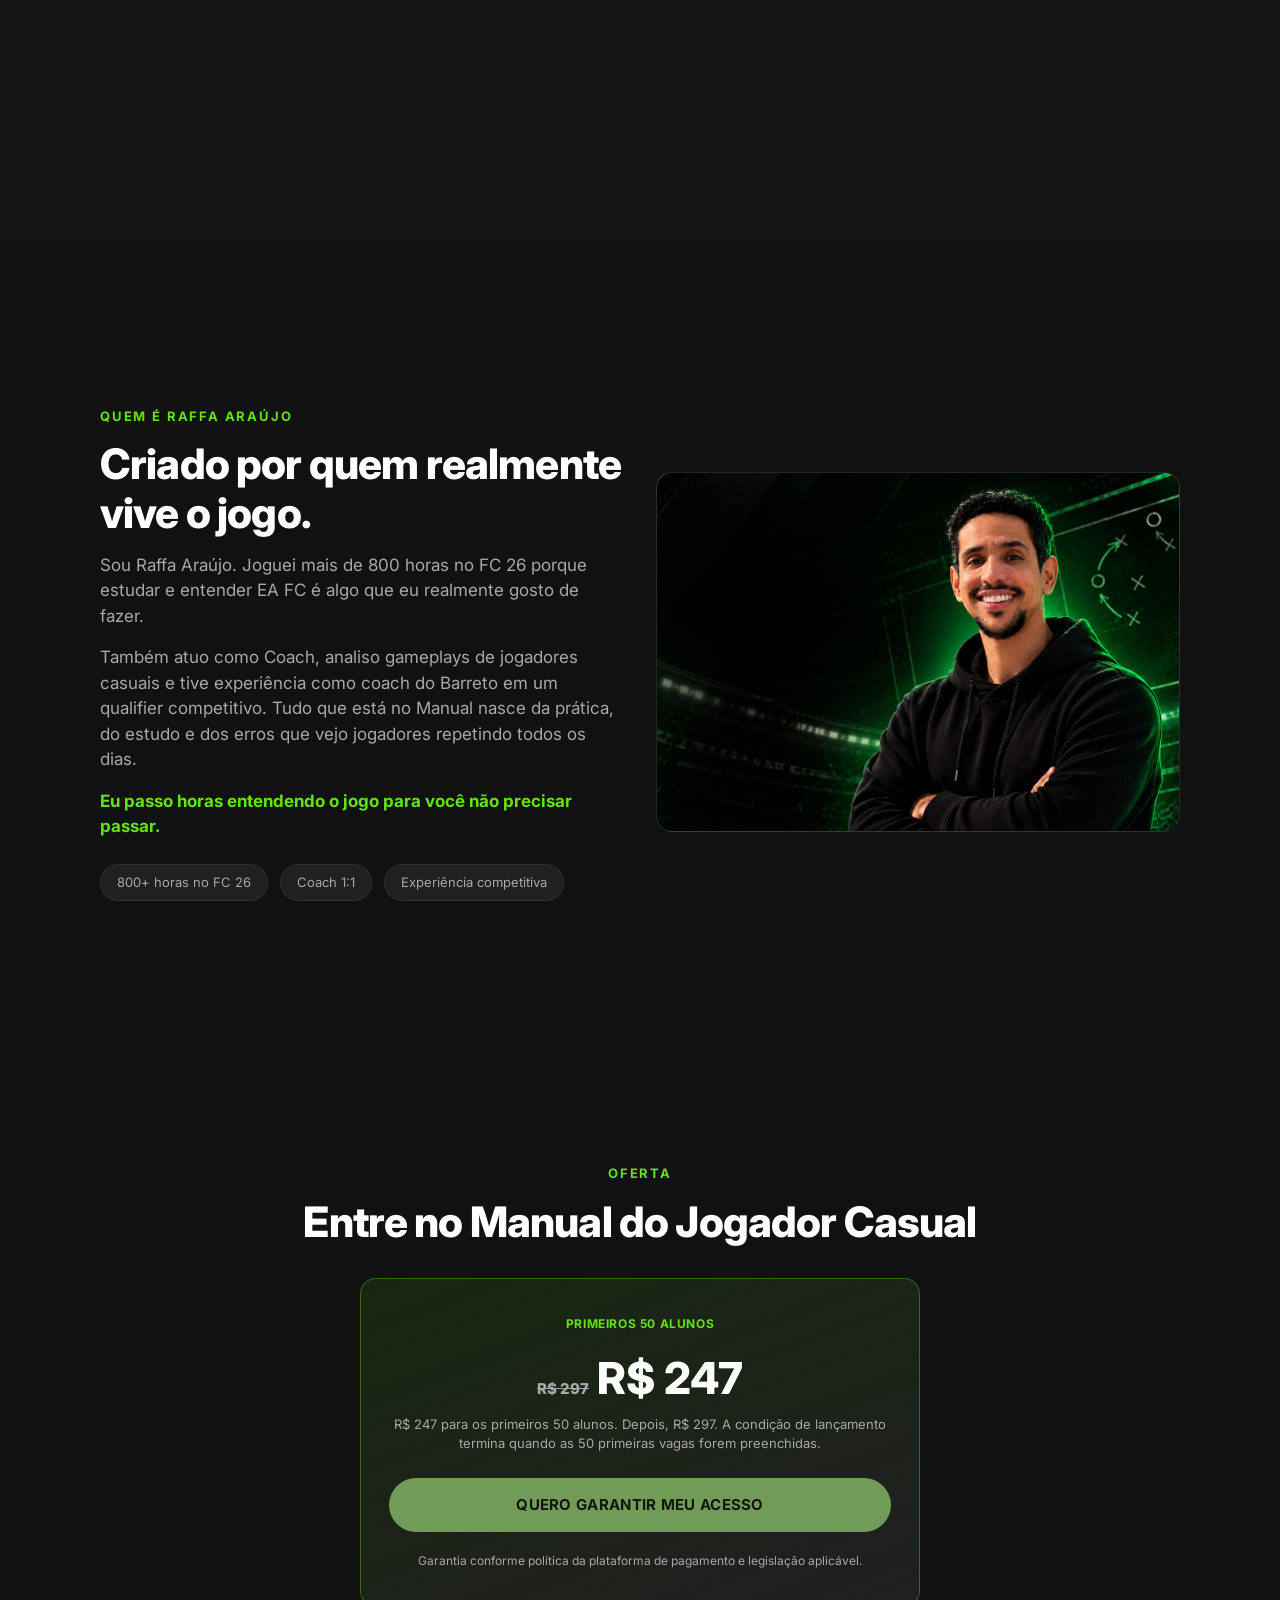
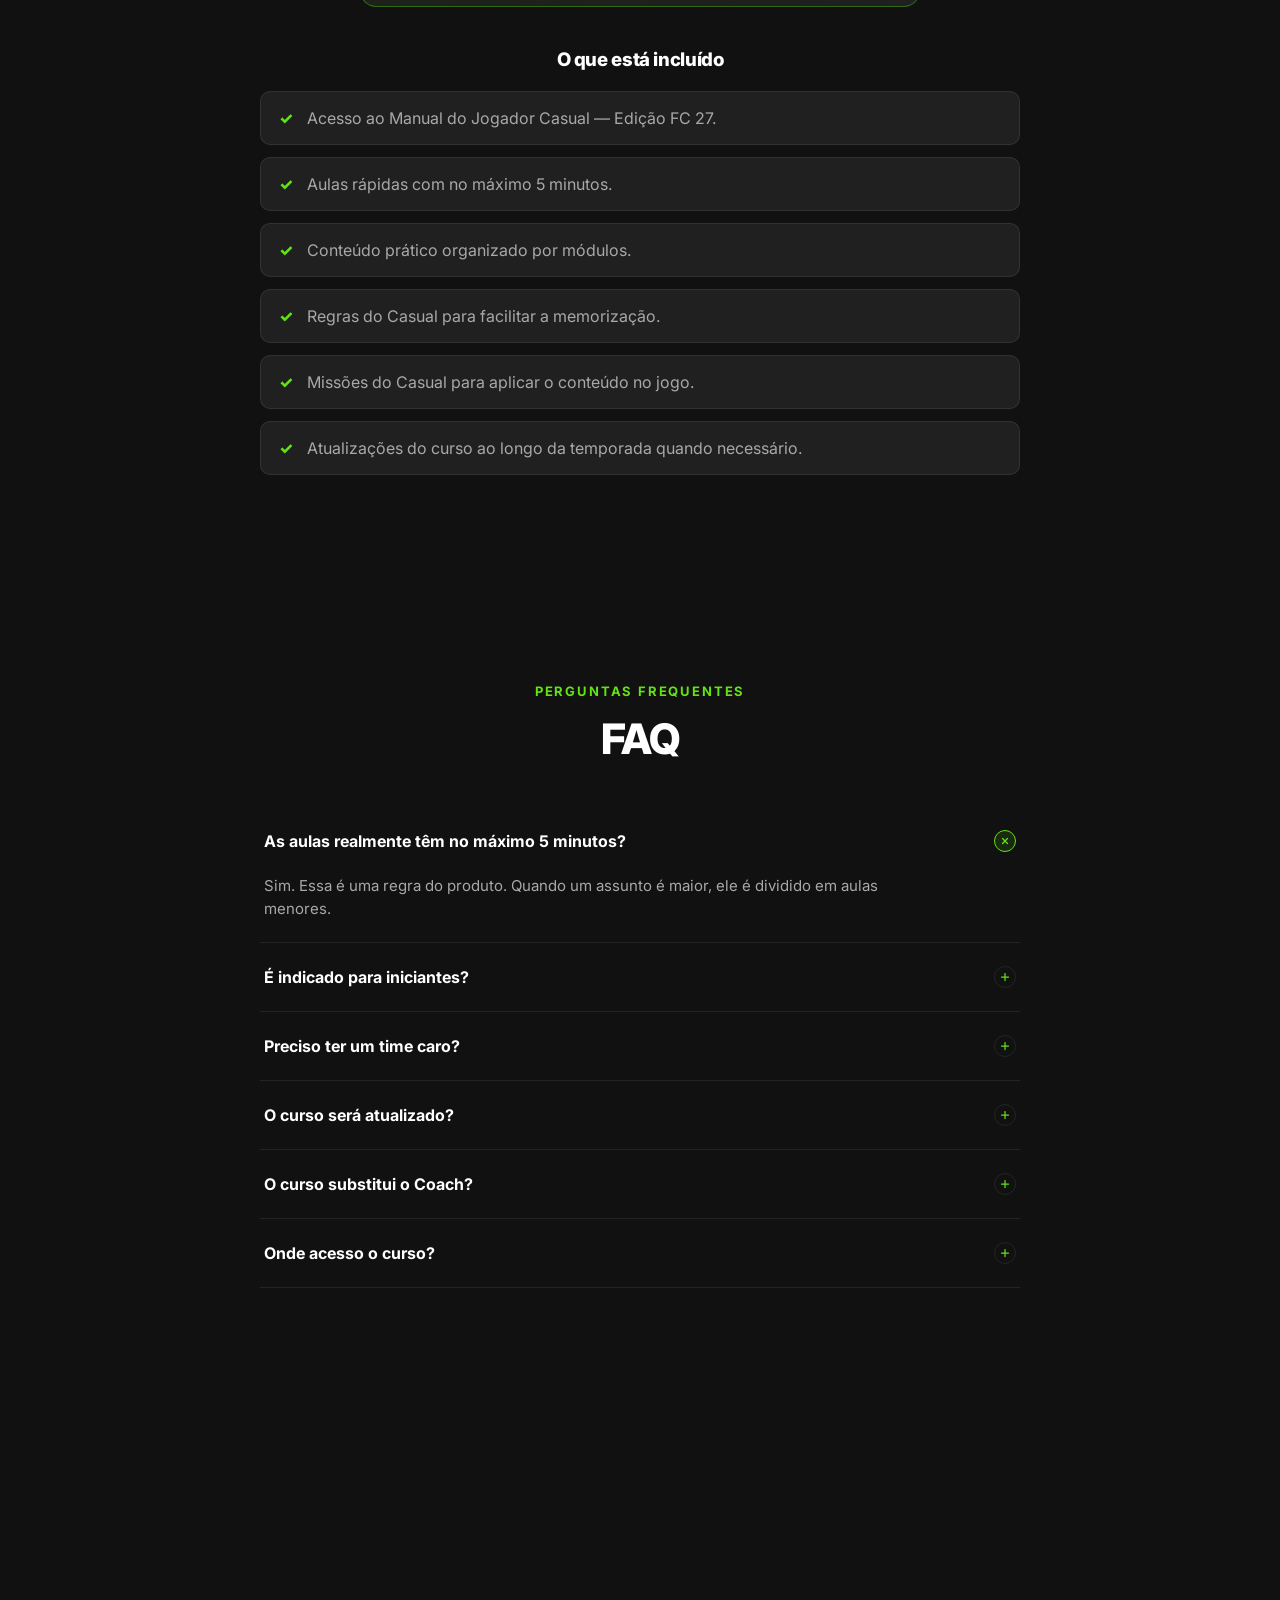
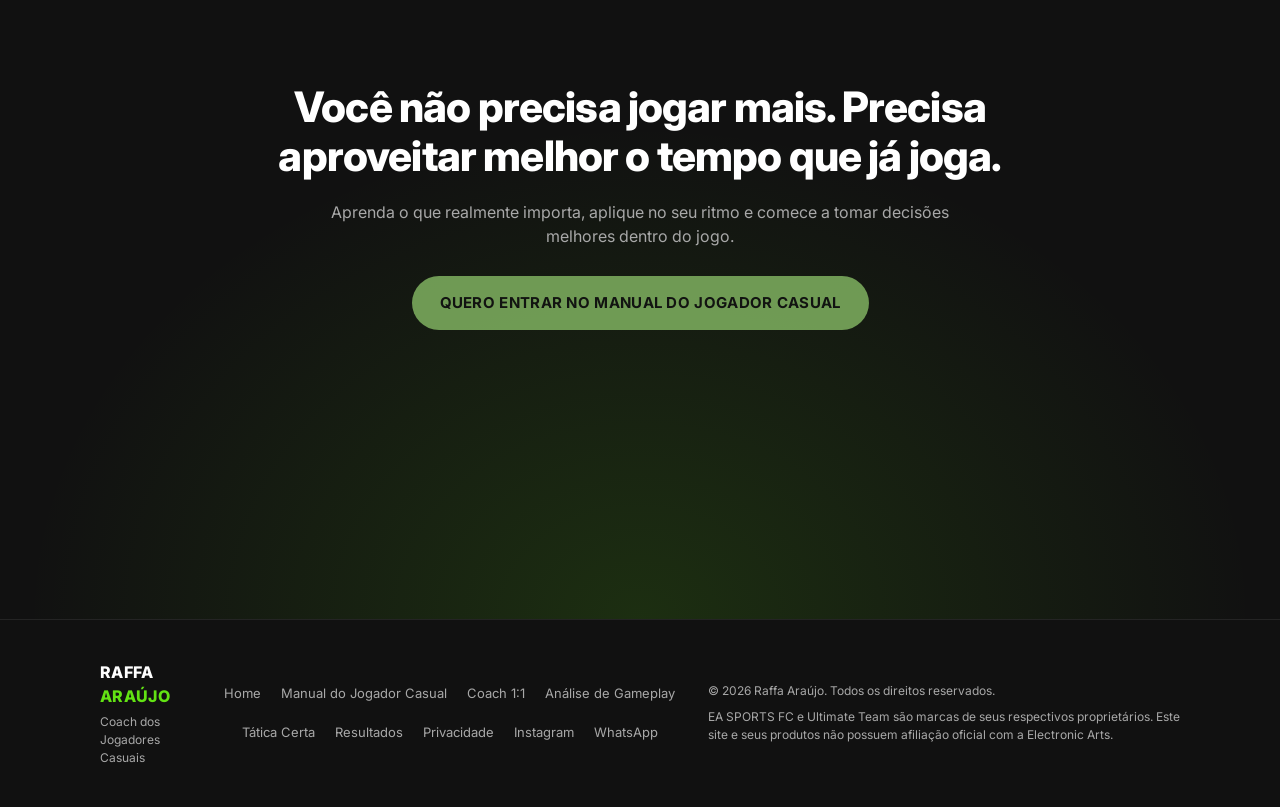
<file: manual/index.html>
<!doctype html>
<html lang="pt-BR">
<head>
<meta charset="UTF-8">
<meta name="viewport" content="width=device-width, initial-scale=1.0">
<base href="../">
<title>Manual do Jogador Casual | Raffa Araújo</title>
<meta name="description" content="Curso de EA FC para jogadores casuais com aulas de até 5 minutos. Aprenda a tomar decisões melhores, evoluir no UT e jogar melhor no seu tempo livre.">
<meta name="theme-color" content="#111111">
<link rel="canonical" href="https://raffaaraujo.com.br/manual/">

<meta property="og:type" content="website">
<meta property="og:title" content="Manual do Jogador Casual — Edição FC 27">
<meta property="og:description" content="O método para jogar melhor e vencer mais sem precisar passar o dia no jogo.">
<meta property="og:image" content="https://raffaaraujo.com.br/assets/og-image.png">
<meta property="og:image:width" content="1200">
<meta property="og:image:height" content="630">
<meta property="og:url" content="https://raffaaraujo.com.br/manual">
<meta property="og:locale" content="pt_BR">
<meta name="twitter:card" content="summary_large_image">

<link rel="icon" type="image/svg+xml" href="assets/favicon.svg">
<link rel="preconnect" href="https://fonts.googleapis.com">
<link rel="preconnect" href="https://fonts.gstatic.com" crossorigin>
<link href="https://fonts.googleapis.com/css2?family=Inter:wght@400;500;600;700;800&display=swap" rel="stylesheet">
<link rel="stylesheet" href="css/variables.css">
<link rel="stylesheet" href="css/base.css">
<link rel="stylesheet" href="css/header.css">
<link rel="stylesheet" href="css/page-nav.css">
<link rel="stylesheet" href="css/components.css">
<link rel="stylesheet" href="css/manual.css">
<link rel="stylesheet" href="css/responsive.css">

<!--
  TODO (Raffa/dev): Google Analytics 4
  Descomentar e inserir o Measurement ID assim que a conta estiver criada.
  Página crítica para conversão — priorizar aqui.

  <script async src="https://www.googletagmanager.com/gtag/js?id=G-XXXXXXXXXX"></script>
  <script>
    window.dataLayer = window.dataLayer || [];
    function gtag(){dataLayer.push(arguments);}
    gtag('js', new Date());
    gtag('config', 'G-XXXXXXXXXX');
  </script>
-->

<!--
  TODO (Raffa/dev): Meta Pixel
  Descomentar e inserir o Pixel ID assim que houver acesso à conta de anúncios.
  Página crítica para conversão — priorizar aqui.

  <script>
    !function(f,b,e,v,n,t,s)
    {if(f.fbq)return;n=f.fbq=function(){n.callMethod?
    n.callMethod.apply(n,arguments):n.queue.push(arguments)};
    if(!f._fbq)f._fbq=n;n.push=n;n.loaded=!0;n.version='2.0';
    n.queue=[];t=b.createElement(e);t.async=!0;
    t.src=v;s=b.getElementsByTagName(e)[0];
    s.parentNode.insertBefore(t,s)}(window, document,'script',
    'https://connect.facebook.net/en_US/fbevents.js');
    fbq('init', 'SEU_PIXEL_ID');
    fbq('track', 'PageView');
  </script>
  <noscript><img height="1" width="1" style="display:none"
    src="https://www.facebook.com/tr?id=SEU_PIXEL_ID&ev=PageView&noscript=1"
  /></noscript>
-->
</head>
<body>

<header class="site-header">
  <div class="container">
    <a href="index.html" class="logo">RAFFA <span>ARAÚJO</span></a>
    <nav class="nav-links">
      <a href="index.html#produtos">Produtos</a>
      <a href="#modulos">Conteúdo</a>
      <a href="#faq-manual">FAQ</a>
    </nav>
    <a class="btn btn-primary header-cta" href="#oferta" data-track-link="clique_header_oferta">Quero o Manual</a>
    <button class="nav-toggle" aria-label="Abrir menu" aria-expanded="false">
      <svg viewBox="0 0 24 24" fill="none" stroke-width="2" stroke-linecap="round"><line x1="3" y1="6" x2="21" y2="6"/><line x1="3" y1="12" x2="21" y2="12"/><line x1="3" y1="18" x2="21" y2="18"/></svg>
    </button>
  </div>
  <div class="mobile-menu">
    <a href="index.html#produtos">Produtos</a>
    <a href="#modulos">Conteúdo</a>
    <a href="#faq-manual">FAQ</a>
    <a class="btn btn-primary btn-block" href="#oferta">Quero o Manual</a>
  </div>
</header>

<nav class="page-navigation" aria-label="Navegação por seção">
  <a href="#manual-hero" data-label="Início" aria-label="Início" class="active"></a>
  <a href="#dor" data-label="A dor" aria-label="A dor principal"></a>
  <a href="#metodo" data-label="Método" aria-label="Método"></a>
  <a href="#para-quem" data-label="Para quem é" aria-label="Para quem é o Manual"></a>
  <a href="#modulos" data-label="Conteúdo" aria-label="Conteúdo do Manual"></a>
  <a href="#compromisso" data-label="Compromisso" aria-label="Compromisso realista"></a>
  <a href="#quem-e" data-label="Quem é o Raffa" aria-label="Quem é Raffa Araújo"></a>
  <a href="#oferta" data-label="Oferta" aria-label="Oferta"></a>
  <a href="#faq-manual" data-label="FAQ" aria-label="Perguntas frequentes"></a>
  <a href="#cta-manual" data-label="Começar" aria-label="Entrar no Manual"></a>
</nav>

<!-- HERO -->
<section class="manual-hero" id="manual-hero">
  <div class="container">
    <span class="badge">Manual do Jogador Casual · Edição FC 27</span>
    <h1>Jogue melhor. Vença mais. Sem precisar passar o dia no jogo.</h1>
    <p class="sub">Um método prático para jogadores casuais que querem entender o jogo, tomar decisões melhores e evoluir no Ultimate Team com aulas rápidas e aplicação imediata.</p>
    <p class="hero-highlight">Nenhuma aula passa de 5 minutos.</p>
    <div class="hero-actions" style="justify-content:center;">
      <a class="btn btn-primary" href="#oferta" data-track-link="clique_hero_oferta">Quero o Manual agora</a>
    </div>
  </div>
</section>

<!-- DOR -->
<section id="dor">
  <div class="container">
    <div class="section-head center">
      <div class="eyebrow">Isso soa familiar?</div>
      <h2>Você não precisa de mais 300 dicas soltas.</h2>
      <p>O problema de muitos jogadores não é falta de informação. É excesso. Você vê uma tática aqui, uma mecânica ali, copia uma configuração e, na hora da partida, continua sem saber o que fazer.</p>
      <p>O Manual do Jogador Casual organiza o que realmente importa e mostra como aplicar cada conceito dentro do jogo.</p>
    </div>
    <div class="pain-grid">
      <div class="pain-card">
        <svg viewBox="0 0 24 24" fill="none" stroke-width="2" stroke-linecap="round" stroke-linejoin="round"><circle cx="12" cy="12" r="10"/><path d="M12 6v6l4 2"/></svg>
        <span>Pouco tempo livre para jogar e treinar de verdade.</span>
      </div>
      <div class="pain-card">
        <svg viewBox="0 0 24 24" fill="none" stroke-width="2" stroke-linecap="round" stroke-linejoin="round"><path d="M4 19.5A2.5 2.5 0 0 1 6.5 17H20"/><path d="M6.5 2H20v20H6.5A2.5 2.5 0 0 1 4 19.5v-15A2.5 2.5 0 0 1 6.5 2z"/></svg>
        <span>Excesso de dicas soltas na internet, sem ordem nem método.</span>
      </div>
      <div class="pain-card">
        <svg viewBox="0 0 24 24" fill="none" stroke-width="2" stroke-linecap="round" stroke-linejoin="round"><path d="M12 9v4M12 17h.01"/><circle cx="12" cy="12" r="10"/></svg>
        <span>Ansiedade em momentos decisivos da partida.</span>
      </div>
      <div class="pain-card">
        <svg viewBox="0 0 24 24" fill="none" stroke-width="2" stroke-linecap="round" stroke-linejoin="round"><path d="M13 2L3 14h7l-1 8 10-12h-7l1-8z"/></svg>
        <span>Jogar "no automático" e tomar decisões ruins sem perceber.</span>
      </div>
    </div>
  </div>
</section>

<!-- MÉTODO -->
<section id="metodo">
  <div class="container">
    <div class="section-head center">
      <div class="eyebrow">O método</div>
      <h2>Entenda → Veja → Aplique</h2>
      <p>Cada aula ensina uma única ideia. Você entende o problema, vê como funciona dentro do jogo e sai com uma missão prática para aplicar nas próximas partidas.</p>
    </div>
    <div class="method-flow">
      <div class="method-flow-item">
        <h3>Entenda</h3>
        <p>Entenda o problema e o conceito que realmente importa.</p>
      </div>
      <div class="method-flow-arrow">→</div>
      <div class="method-flow-item">
        <h3>Veja</h3>
        <p>Veja como o conceito funciona dentro do jogo.</p>
      </div>
      <div class="method-flow-arrow">→</div>
      <div class="method-flow-item">
        <h3>Aplique</h3>
        <p>Saia com uma missão prática para as próximas partidas.</p>
      </div>
    </div>

    <div class="didactic-strip mt-32">
      <div class="pill"><strong>Regra:</strong> 1 aula = 1 conceito = 1 aplicação</div>
      <div class="pill"><strong>Duração:</strong> aulas de 2 a 5 minutos</div>
    </div>
    <div class="concept-grid">
      <article class="concept-card">
        <h3>Regra do Casual</h3>
        <p>Ao final de cada conteúdo, você recebe uma frase simples para lembrar durante a partida.</p>
      </article>
      <article class="concept-card">
        <h3>Missão do Casual</h3>
        <p>Depois, uma tarefa objetiva para colocar aquele aprendizado em prática imediatamente.</p>
      </article>
    </div>
  </div>
</section>

<!-- PARA QUEM É -->
<section id="para-quem">
  <div class="container">
    <div class="section-head center">
      <div class="eyebrow">Para quem é</div>
      <h2>O Manual é para você que...</h2>
    </div>
    <div class="forwho-grid">
      <div class="forwho-card yes">
        <h3>✔ É para você</h3>
        <ul>
          <li>Joga por diversão, mas quer competir melhor.</li>
          <li>Tem pouco tempo e quer aproveitar melhor cada partida.</li>
          <li>Se afoba e toma decisões ruins quando o jogo aperta.</li>
          <li>Assiste conteúdos, mas não sabe o que realmente precisa aplicar.</li>
          <li>Quer entender o jogo em vez de apenas copiar táticas e comandos.</li>
        </ul>
      </div>
      <div class="forwho-card no">
        <h3>✘ Não é para você</h3>
        <ul>
          <li>Busca atalho mágico sem aplicar nada na prática.</li>
          <li>Já joga em nível profissional/competitivo de alto rendimento.</li>
          <li>Não pretende dedicar nenhum tempo para treinar o que aprender.</li>
        </ul>
      </div>
    </div>
  </div>
</section>

<!-- MÓDULOS -->
<section id="modulos">
  <div class="container">
    <div class="section-head center">
      <div class="eyebrow">O que você vai aprender</div>
      <h2>Um plano completo para evoluir no jogo</h2>
    </div>
    <div class="learn-grid">
      <div class="learn-card">
        <svg viewBox="0 0 24 24" fill="none" stroke-width="2" stroke-linecap="round" stroke-linejoin="round"><path d="M20 6L9 17l-5-5"/></svg>
        <div><strong>Pare de jogar no automático</strong><span>Cadência, ansiedade, tomada de decisão e o momento certo de acelerar ou ter calma.</span></div>
      </div>
      <div class="learn-card">
        <svg viewBox="0 0 24 24" fill="none" stroke-width="2" stroke-linecap="round" stroke-linejoin="round"><path d="M20 6L9 17l-5-5"/></svg>
        <div><strong>Pare de tomar gol bobo</strong><span>Posicionamento, seleção de jogador, pressão, espaços e decisões defensivas.</span></div>
      </div>
      <div class="learn-card">
        <svg viewBox="0 0 24 24" fill="none" stroke-width="2" stroke-linecap="round" stroke-linejoin="round"><path d="M20 6L9 17l-5-5"/></svg>
        <div><strong>Saia jogando sem entregar a bola</strong><span>Construção, linhas de passe, saída de pressão e ritmo de posse.</span></div>
      </div>
      <div class="learn-card">
        <svg viewBox="0 0 24 24" fill="none" stroke-width="2" stroke-linecap="round" stroke-linejoin="round"><path d="M20 6L9 17l-5-5"/></svg>
        <div><strong>Crie chances de verdade</strong><span>Leitura de espaço, movimentação, passe, 2 contra 1 e último terço.</span></div>
      </div>
      <div class="learn-card">
        <svg viewBox="0 0 24 24" fill="none" stroke-width="2" stroke-linecap="round" stroke-linejoin="round"><path d="M20 6L9 17l-5-5"/></svg>
        <div><strong>Converta mais chances</strong><span>Escolha de finalização, calma na área e aproveitamento das oportunidades.</span></div>
      </div>
      <div class="learn-card">
        <svg viewBox="0 0 24 24" fill="none" stroke-width="2" stroke-linecap="round" stroke-linejoin="round"><path d="M20 6L9 17l-5-5"/></svg>
        <div><strong>Tática certa</strong><span>Como escolher formação, funções e ajustes que façam sentido para o seu estilo.</span></div>
      </div>
      <div class="learn-card">
        <svg viewBox="0 0 24 24" fill="none" stroke-width="2" stroke-linecap="round" stroke-linejoin="round"><path d="M20 6L9 17l-5-5"/></svg>
        <div><strong>Cabeça de casual</strong><span>Ansiedade, reação após sofrer gols, partidas decisivas e controle emocional.</span></div>
      </div>
      <div class="learn-card">
        <svg viewBox="0 0 24 24" fill="none" stroke-width="2" stroke-linecap="round" stroke-linejoin="round"><path d="M20 6L9 17l-5-5"/></svg>
        <div><strong>Seu plano de evolução</strong><span>Como analisar seu próprio jogo, priorizar erros e continuar evoluindo.</span></div>
      </div>
    </div>
  </div>
</section>

<!-- COMPROMISSO REALISTA -->
<section class="realistic-section" id="compromisso">
  <div class="container positioning-copy text-center">
    <div class="eyebrow">Compromisso realista</div>
    <h2>Sem promessa de milagre.</h2>
    <p>O Manual não promete transformar você em pro player nem garantir um rank específico. Ele foi criado para melhorar seu entendimento do jogo, suas decisões e sua consistência.</p>
  </div>
</section>

<!-- RESULTADOS -->
<section id="depoimentos" hidden aria-label="Resultados em preparação">
  <div class="container">
    <div class="section-head center">
      <div class="eyebrow">Resultados</div>
      <h2>Quem aplicou, evoluiu</h2>
    </div>
    <div class="results-grid">
      <div class="result-card">
        <div class="stars">★★★★★</div>
        <p class="quote">"[Espaço reservado para depoimento real de aluno do Manual]"</p>
        <div class="who"><div class="dot">JC</div><span>Jogador Casual</span></div>
        <span class="placeholder-flag">Substituir por depoimento autorizado</span>
      </div>
      <div class="result-card">
        <div class="stars">★★★★★</div>
        <p class="quote">"[Espaço reservado para depoimento real de aluno do Manual]"</p>
        <div class="who"><div class="dot">JC</div><span>Jogador Casual</span></div>
        <span class="placeholder-flag">Substituir por depoimento autorizado</span>
      </div>
    </div>
  </div>
</section>

<!-- QUEM É O RAFFA -->
<section id="quem-e">
  <div class="container about-grid">
    <div class="about-photo">
      <img src="assets/1.jpeg" alt="Raffa Araújo, coach de EA FC" width="1600" height="900" loading="lazy" decoding="async">
    </div>
    <div class="about-text">
      <div class="eyebrow">Quem é Raffa Araújo</div>
      <h2>Criado por quem realmente vive o jogo.</h2>
      <p>Sou Raffa Araújo. Joguei mais de 800 horas no FC 26 porque estudar e entender EA FC é algo que eu realmente gosto de fazer.</p>
      <p>Também atuo como Coach, analiso gameplays de jogadores casuais e tive experiência como coach do Barreto em um qualifier competitivo. Tudo que está no Manual nasce da prática, do estudo e dos erros que vejo jogadores repetindo todos os dias.</p>
      <p class="signature-line">Eu passo horas entendendo o jogo para você não precisar passar.</p>
      <div class="who-strip">
        <span>800+ horas no FC 26</span>
        <span>Coach 1:1</span>
        <span>Experiência competitiva</span>
      </div>
    </div>
  </div>
</section>

<!-- OFERTA -->
<section id="oferta">
  <div class="container text-center">
    <div class="eyebrow">Oferta</div>
    <h2 style="margin-bottom:32px;">Entre no Manual do Jogador Casual</h2>
    <div class="offer-box">
      <div class="seats">Primeiros 50 alunos</div>
      <div class="price"><span class="price-old">R$ 297</span>R$ 247</div>
      <div class="price-note">R$ 247 para os primeiros 50 alunos. Depois, R$ 297. A condição de lançamento termina quando as 50 primeiras vagas forem preenchidas.</div>
      <a class="btn btn-primary btn-block" data-checkout="manual" href="#">Quero garantir meu acesso</a>
      <div class="guarantee">Garantia conforme política da plataforma de pagamento e legislação aplicável.</div>
    </div>
    <div class="included-block">
      <h3>O que está incluído</h3>
      <ul class="included-list">
        <li>Acesso ao Manual do Jogador Casual — Edição FC 27.</li>
        <li>Aulas rápidas com no máximo 5 minutos.</li>
        <li>Conteúdo prático organizado por módulos.</li>
        <li>Regras do Casual para facilitar a memorização.</li>
        <li>Missões do Casual para aplicar o conteúdo no jogo.</li>
        <li>Atualizações do curso ao longo da temporada quando necessário.</li>
      </ul>
    </div>
  </div>
</section>

<!-- FAQ -->
<section id="faq-manual">
  <div class="container">
    <div class="section-head center">
      <div class="eyebrow">Perguntas frequentes</div>
      <h2>FAQ</h2>
    </div>
    <div class="faq-list">
      <details class="faq-item" open>
        <summary>As aulas realmente têm no máximo 5 minutos?<span class="plus"><svg viewBox="0 0 24 24" fill="none" stroke="currentColor" stroke-width="2.5" stroke-linecap="round"><line x1="12" y1="5" x2="12" y2="19"/><line x1="5" y1="12" x2="19" y2="12"/></svg></span></summary>
        <div class="faq-answer">Sim. Essa é uma regra do produto. Quando um assunto é maior, ele é dividido em aulas menores.</div>
      </details>
      <details class="faq-item">
        <summary>É indicado para iniciantes?<span class="plus"><svg viewBox="0 0 24 24" fill="none" stroke="currentColor" stroke-width="2.5" stroke-linecap="round"><line x1="12" y1="5" x2="12" y2="19"/><line x1="5" y1="12" x2="19" y2="12"/></svg></span></summary>
        <div class="faq-answer">Sim. O conteúdo parte de princípios simples e avança para situações mais específicas.</div>
      </details>
      <details class="faq-item">
        <summary>Preciso ter um time caro?<span class="plus"><svg viewBox="0 0 24 24" fill="none" stroke="currentColor" stroke-width="2.5" stroke-linecap="round"><line x1="12" y1="5" x2="12" y2="19"/><line x1="5" y1="12" x2="19" y2="12"/></svg></span></summary>
        <div class="faq-answer">Não. O objetivo principal é melhorar suas decisões e seu entendimento do jogo, independentemente do valor do elenco.</div>
      </details>
      <details class="faq-item">
        <summary>O curso será atualizado?<span class="plus"><svg viewBox="0 0 24 24" fill="none" stroke="currentColor" stroke-width="2.5" stroke-linecap="round"><line x1="12" y1="5" x2="12" y2="19"/><line x1="5" y1="12" x2="19" y2="12"/></svg></span></summary>
        <div class="faq-answer">A proposta é manter o conteúdo relevante durante a temporada e atualizar aulas quando mudanças importantes do jogo exigirem.</div>
      </details>
      <details class="faq-item">
        <summary>O curso substitui o Coach?<span class="plus"><svg viewBox="0 0 24 24" fill="none" stroke="currentColor" stroke-width="2.5" stroke-linecap="round"><line x1="12" y1="5" x2="12" y2="19"/><line x1="5" y1="12" x2="19" y2="12"/></svg></span></summary>
        <div class="faq-answer">Não. O Manual ensina meu método para você evoluir sozinho. O Coach é uma experiência individual, com orientação em tempo real durante suas partidas.</div>
      </details>
      <details class="faq-item">
        <summary>Onde acesso o curso?<span class="plus"><svg viewBox="0 0 24 24" fill="none" stroke="currentColor" stroke-width="2.5" stroke-linecap="round"><line x1="12" y1="5" x2="12" y2="19"/><line x1="5" y1="12" x2="19" y2="12"/></svg></span></summary>
        <div class="faq-answer">O acesso é feito pela Kiwify após a confirmação do pagamento.</div>
      </details>
    </div>
  </div>
</section>

<!-- CTA FINAL -->
<section class="final-cta manual-final-cta" id="cta-manual">
  <div class="container">
    <h2>Você não precisa jogar mais. Precisa aproveitar melhor o tempo que já joga.</h2>
    <p>Aprenda o que realmente importa, aplique no seu ritmo e comece a tomar decisões melhores dentro do jogo.</p>
    <a class="btn btn-primary" data-checkout="manual" href="#">Quero entrar no Manual do Jogador Casual</a>
  </div>
</section>

<footer class="site-footer">
  <div class="container footer-grid">
    <div class="footer-brand">
      <a href="index.html" class="logo">RAFFA <span>ARAÚJO</span></a>
      <span>Coach dos Jogadores Casuais</span>
    </div>
    <div class="footer-links">
      <a href="index.html">Home</a>
      <a href="manual.html">Manual do Jogador Casual</a>
      <a href="index.html#como-funciona">Coach 1:1</a>
      <a href="index.html#produtos">Análise de Gameplay</a>
      <a href="index.html#produtos">Tática Certa</a>
      <a href="index.html#resultados">Resultados</a>
      <a href="politica-de-privacidade.html">Privacidade</a>
      <a href="https://instagram.com/raffaaraujo_fut" target="_blank" rel="noopener">Instagram</a>
      <a href="#" data-whatsapp="coach">WhatsApp</a>
    </div>
    <div class="footer-copy">
      <span>&copy; <span data-year></span> Raffa Araújo. Todos os direitos reservados.</span>
      <span>EA SPORTS FC e Ultimate Team são marcas de seus respectivos proprietários. Este site e seus produtos não possuem afiliação oficial com a Electronic Arts.</span>
    </div>
  </div>
</footer>

<div class="sticky-cta">
  <a class="btn btn-primary btn-block" data-checkout="manual" href="#">Quero o Manual — R$ 247</a>
</div>

<script src="js/config.js"></script>
<script src="js/whatsapp.js"></script>
<script src="js/utm.js"></script>
<script src="js/tracking.js"></script>
<script src="js/consent.js"></script>
<script src="js/cta.js"></script>
<script src="js/mobile-menu.js"></script>
<script src="js/page-nav.js"></script>
<script src="js/main.js"></script>
</body>
</html>
</file>
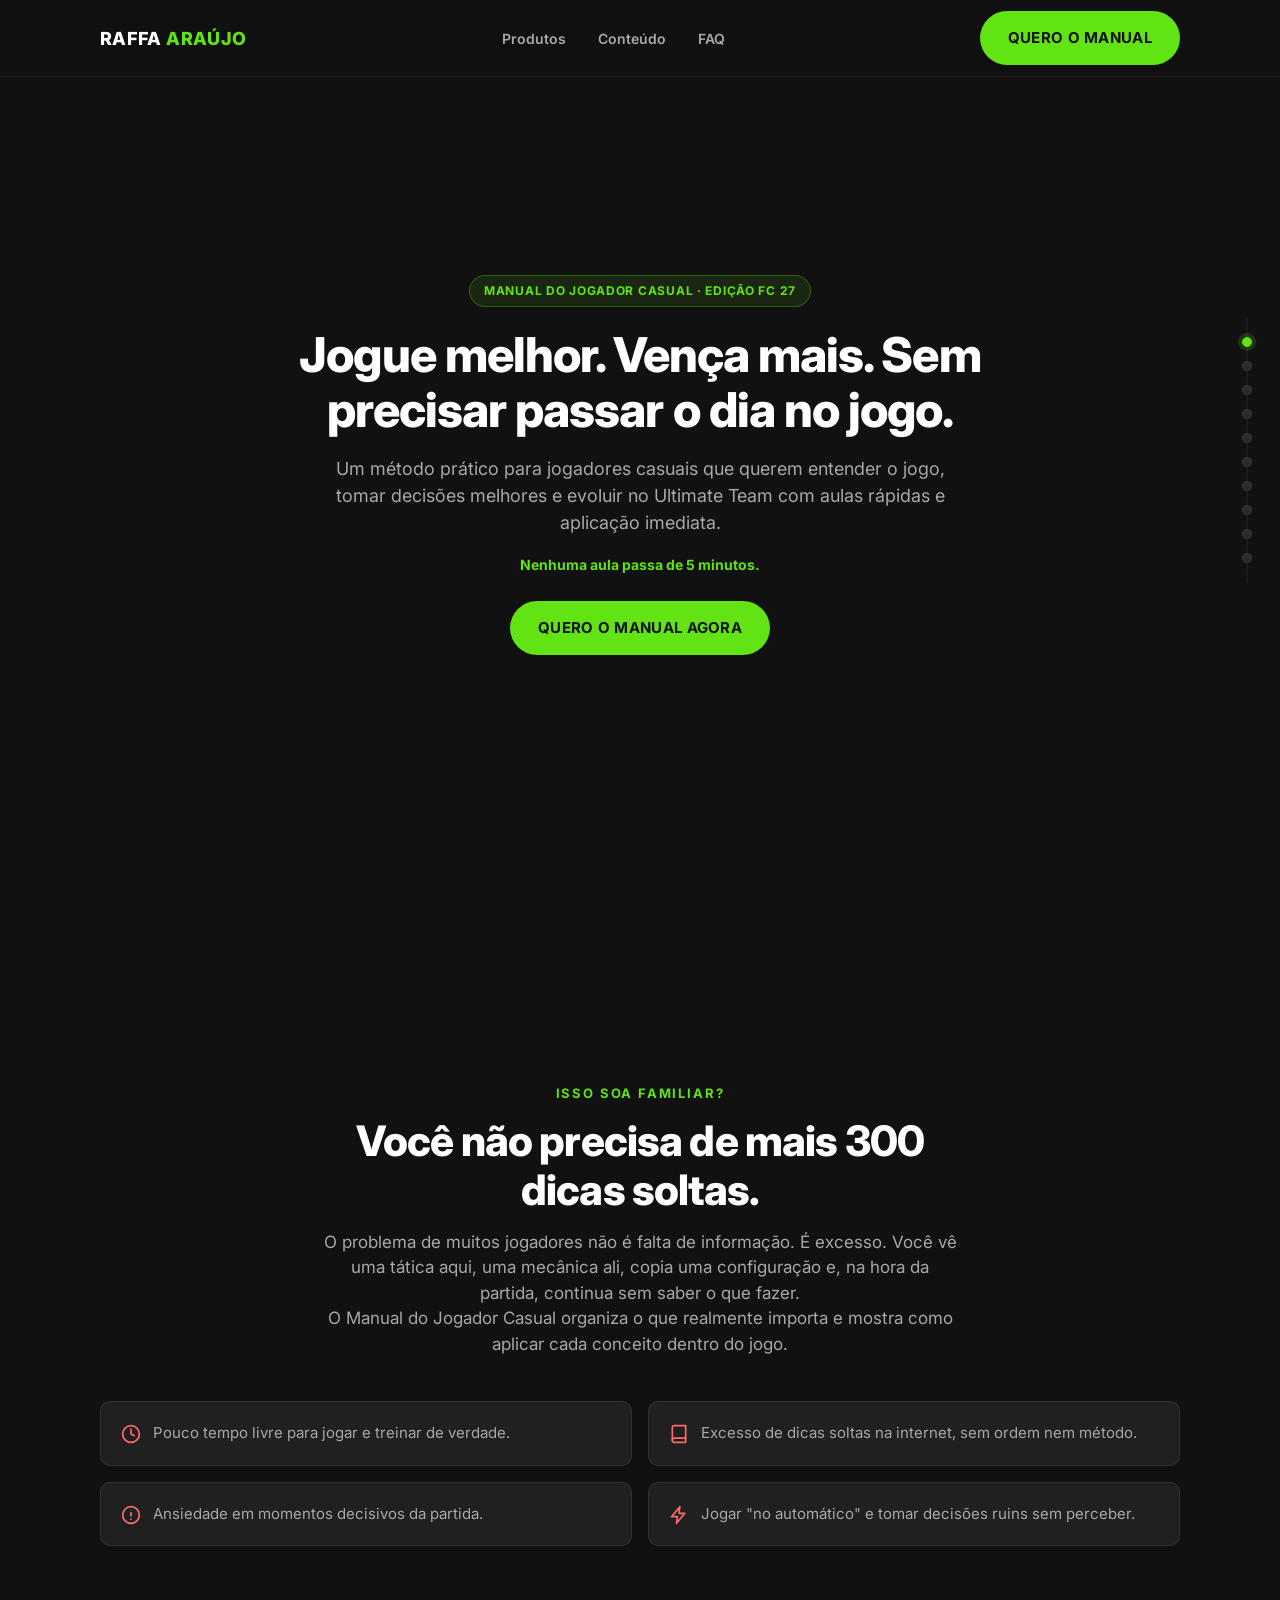
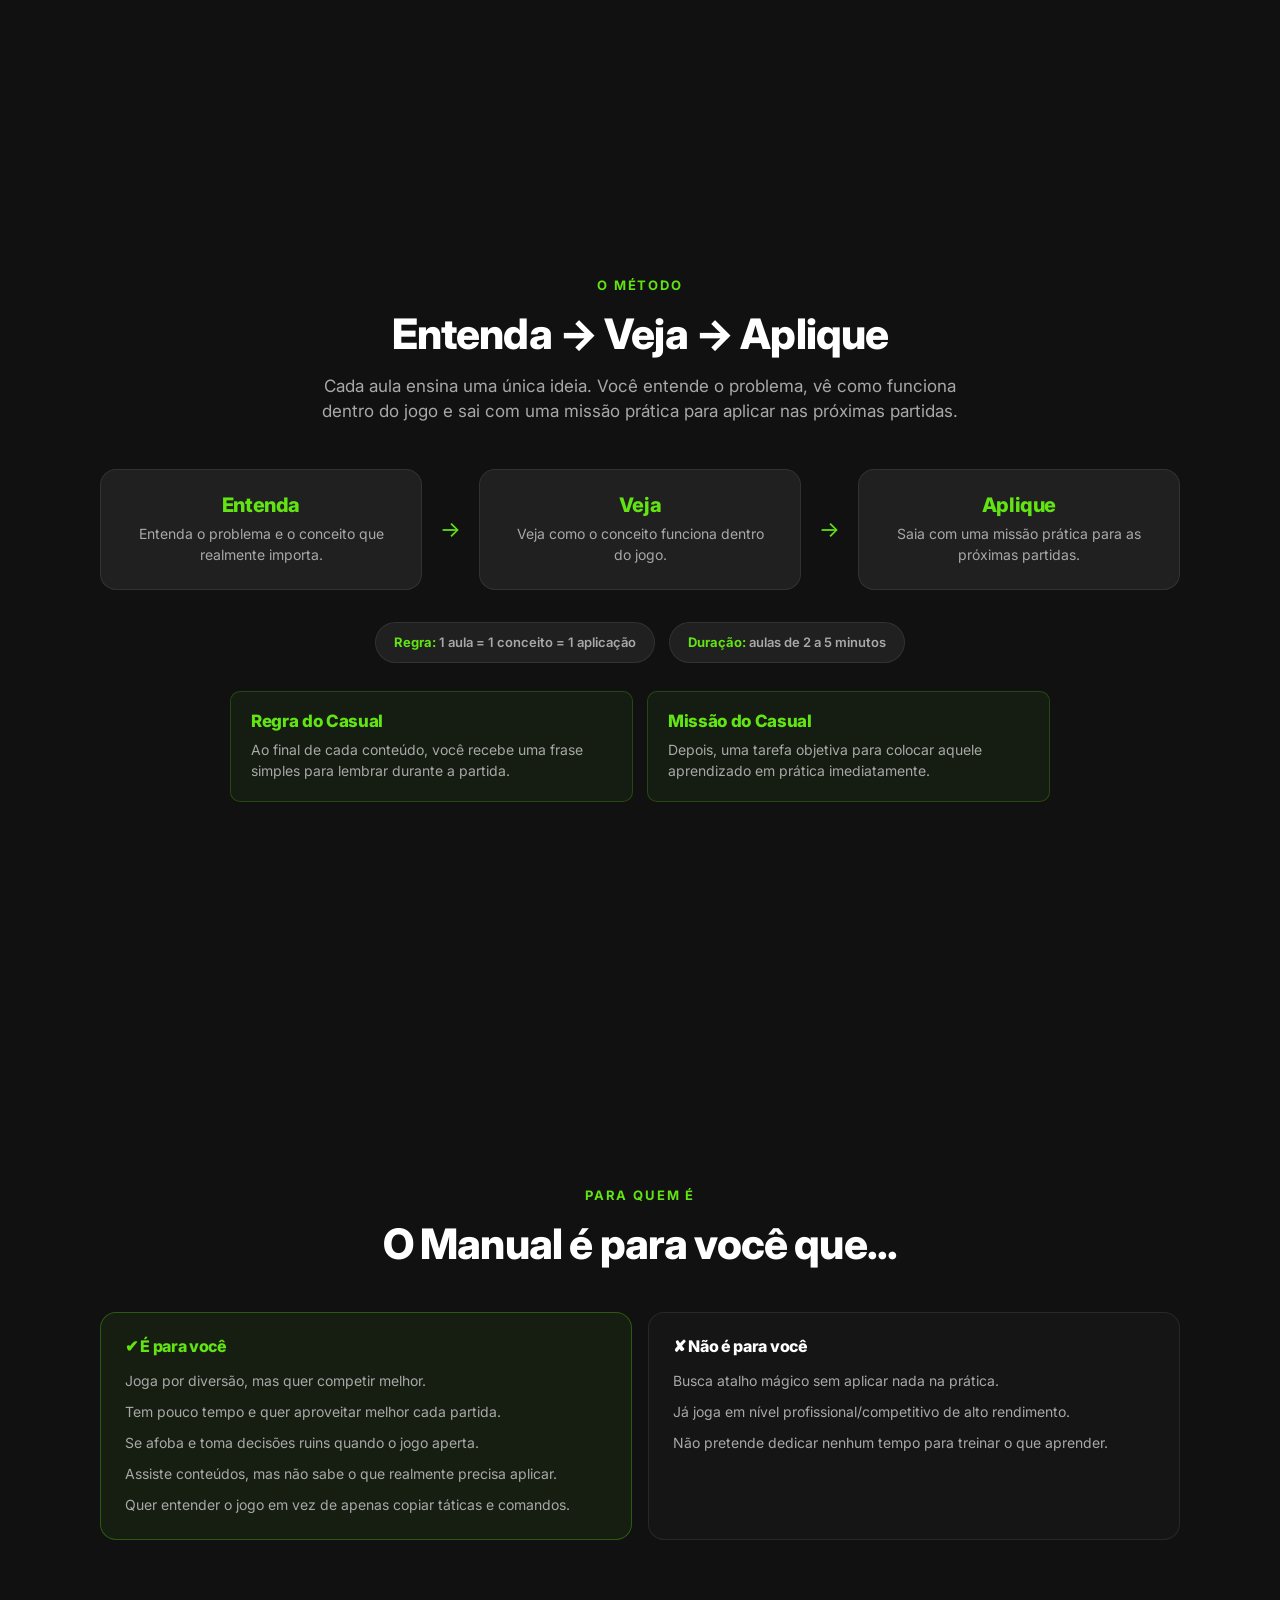
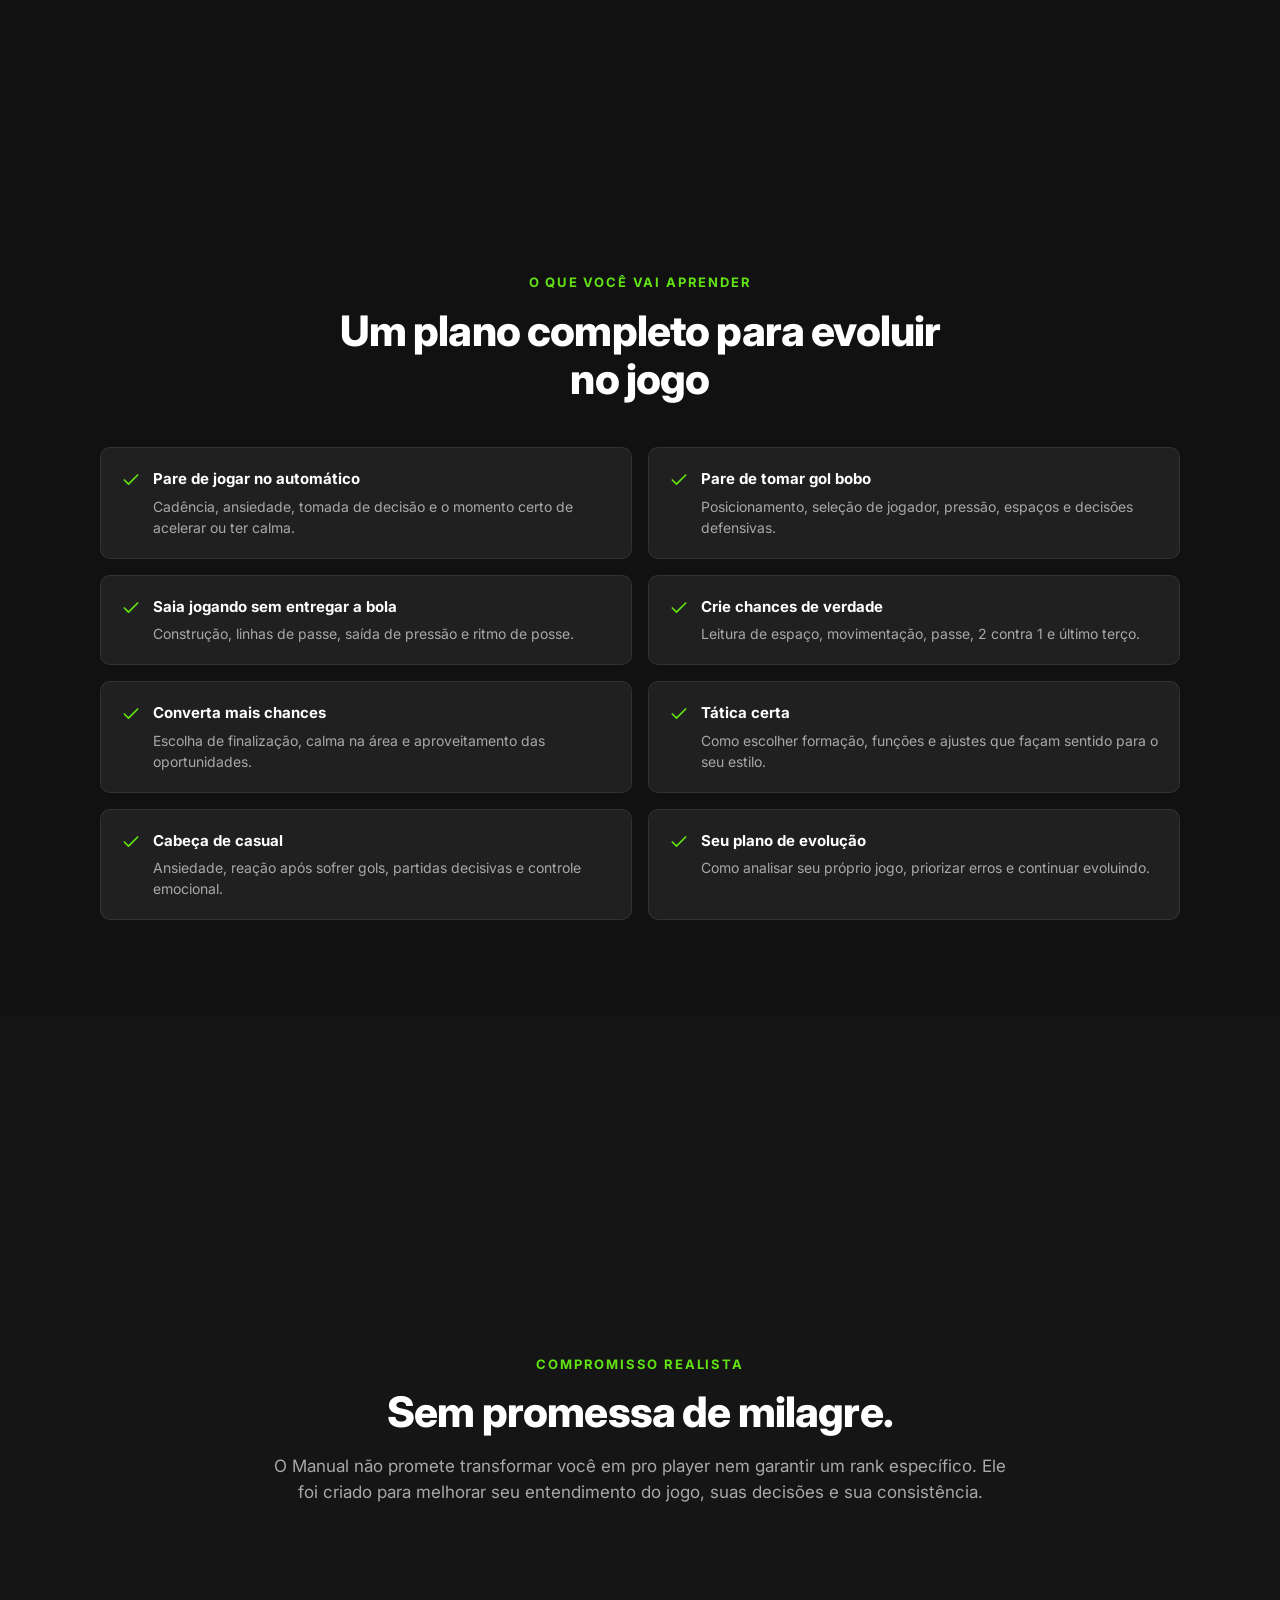
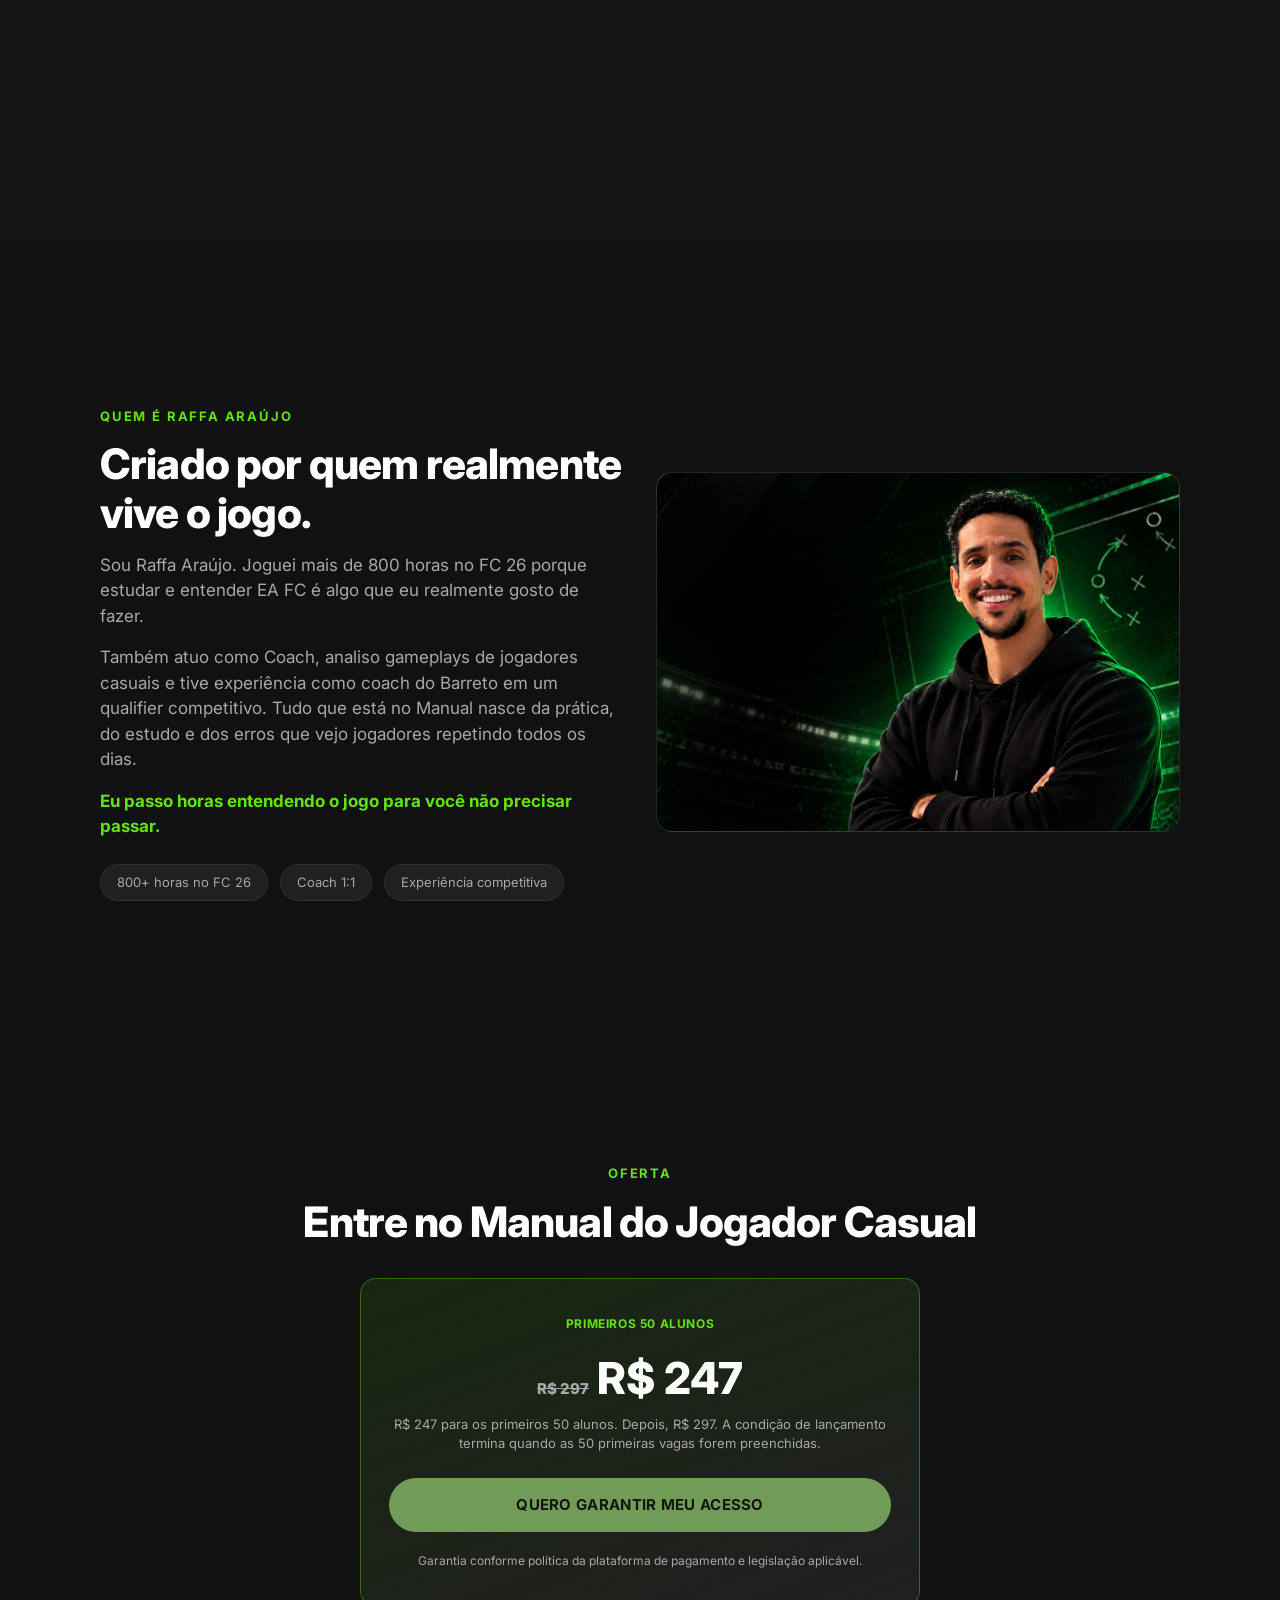
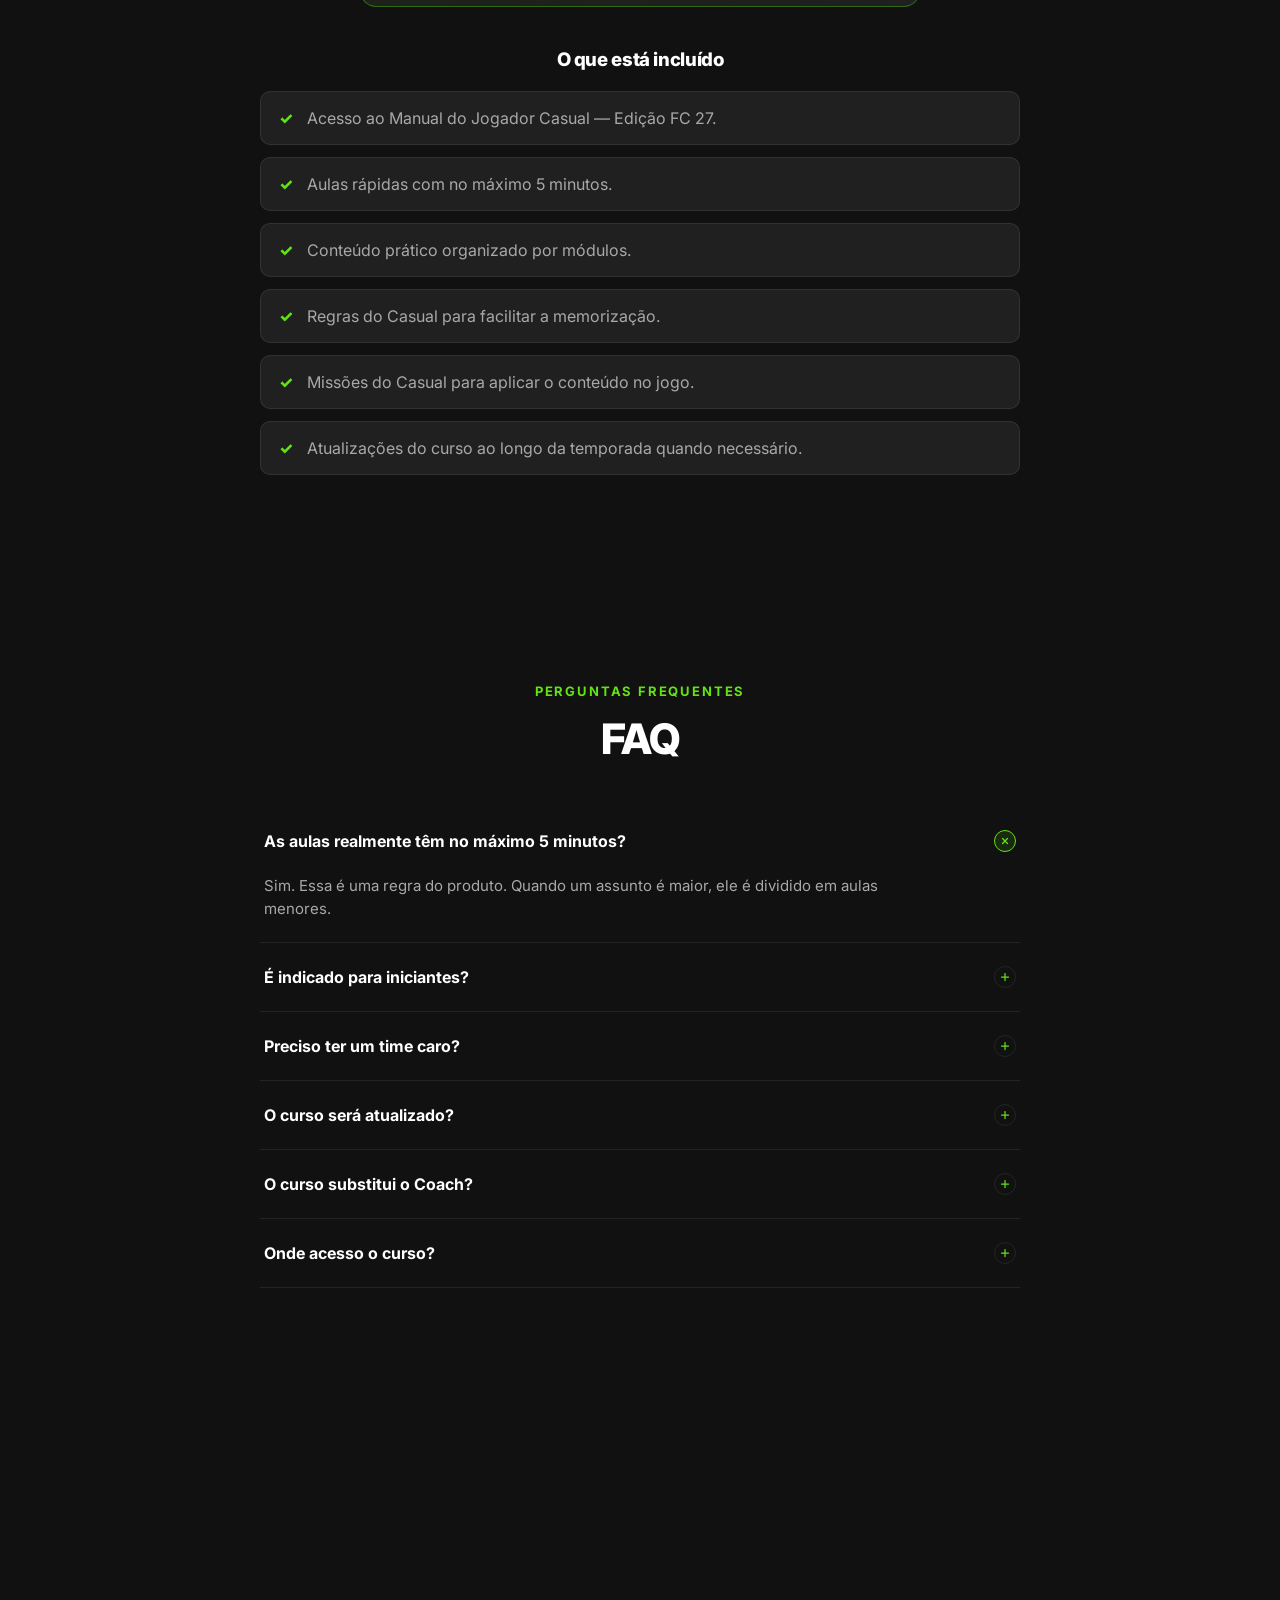
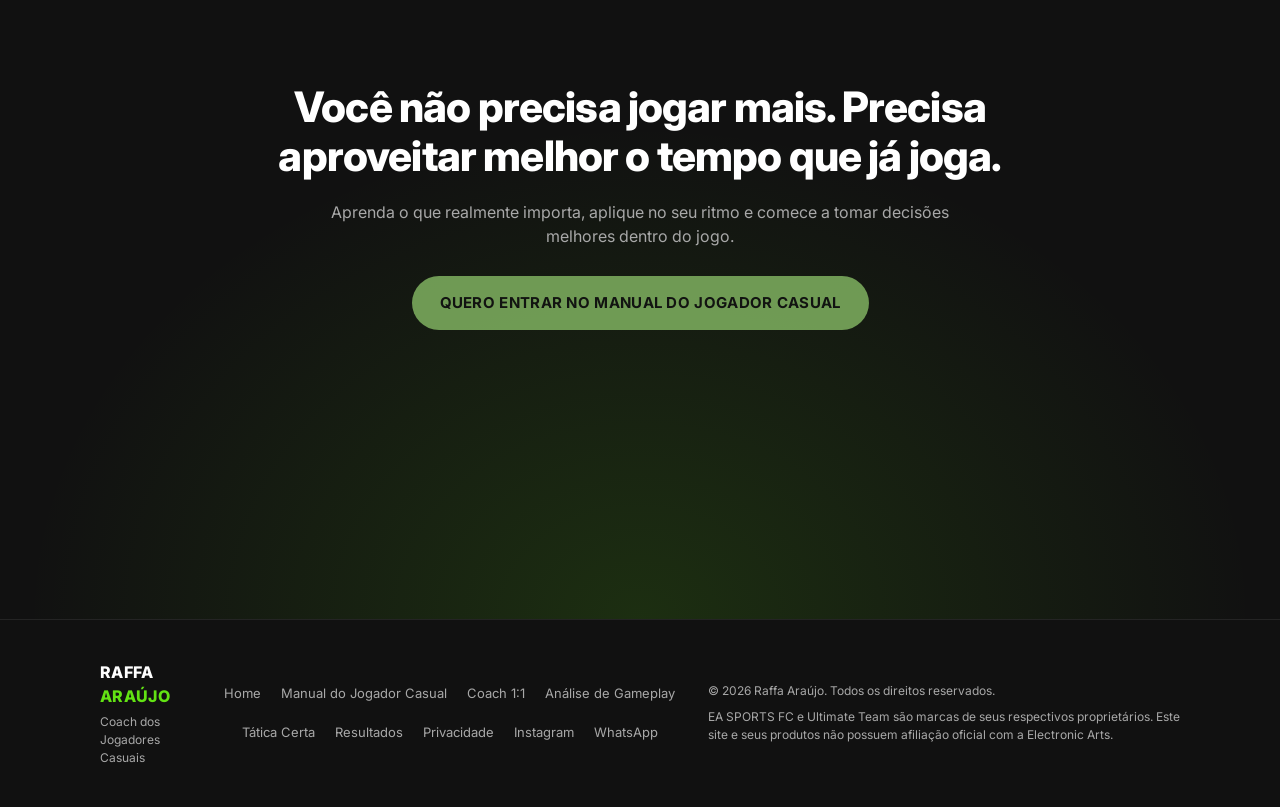
<file: manual.html>
<!doctype html>
<html lang="pt-BR">
<head>
<meta charset="UTF-8">
<meta name="viewport" content="width=device-width, initial-scale=1.0">
<title>Manual do Jogador Casual | Raffa Araújo</title>
<meta name="description" content="Curso de EA FC para jogadores casuais com aulas de até 5 minutos. Aprenda a tomar decisões melhores, evoluir no UT e jogar melhor no seu tempo livre.">
<meta name="theme-color" content="#111111">
<link rel="canonical" href="https://raffaaraujo.com.br/manual/">

<meta property="og:type" content="website">
<meta property="og:title" content="Manual do Jogador Casual — Edição FC 27">
<meta property="og:description" content="O método para jogar melhor e vencer mais sem precisar passar o dia no jogo.">
<meta property="og:image" content="https://raffaaraujo.com.br/assets/og-image.png">
<meta property="og:image:width" content="1200">
<meta property="og:image:height" content="630">
<meta property="og:url" content="https://raffaaraujo.com.br/manual">
<meta property="og:locale" content="pt_BR">
<meta name="twitter:card" content="summary_large_image">

<link rel="icon" type="image/svg+xml" href="assets/favicon.svg">
<link rel="preconnect" href="https://fonts.googleapis.com">
<link rel="preconnect" href="https://fonts.gstatic.com" crossorigin>
<link href="https://fonts.googleapis.com/css2?family=Inter:wght@400;500;600;700;800&display=swap" rel="stylesheet">
<link rel="stylesheet" href="css/variables.css">
<link rel="stylesheet" href="css/base.css">
<link rel="stylesheet" href="css/header.css">
<link rel="stylesheet" href="css/page-nav.css">
<link rel="stylesheet" href="css/components.css">
<link rel="stylesheet" href="css/manual.css">
<link rel="stylesheet" href="css/responsive.css">

<!--
  TODO (Raffa/dev): Google Analytics 4
  Descomentar e inserir o Measurement ID assim que a conta estiver criada.
  Página crítica para conversão — priorizar aqui.

  <script async src="https://www.googletagmanager.com/gtag/js?id=G-XXXXXXXXXX"></script>
  <script>
    window.dataLayer = window.dataLayer || [];
    function gtag(){dataLayer.push(arguments);}
    gtag('js', new Date());
    gtag('config', 'G-XXXXXXXXXX');
  </script>
-->

<!--
  TODO (Raffa/dev): Meta Pixel
  Descomentar e inserir o Pixel ID assim que houver acesso à conta de anúncios.
  Página crítica para conversão — priorizar aqui.

  <script>
    !function(f,b,e,v,n,t,s)
    {if(f.fbq)return;n=f.fbq=function(){n.callMethod?
    n.callMethod.apply(n,arguments):n.queue.push(arguments)};
    if(!f._fbq)f._fbq=n;n.push=n;n.loaded=!0;n.version='2.0';
    n.queue=[];t=b.createElement(e);t.async=!0;
    t.src=v;s=b.getElementsByTagName(e)[0];
    s.parentNode.insertBefore(t,s)}(window, document,'script',
    'https://connect.facebook.net/en_US/fbevents.js');
    fbq('init', 'SEU_PIXEL_ID');
    fbq('track', 'PageView');
  </script>
  <noscript><img height="1" width="1" style="display:none"
    src="https://www.facebook.com/tr?id=SEU_PIXEL_ID&ev=PageView&noscript=1"
  /></noscript>
-->
</head>
<body>

<header class="site-header">
  <div class="container">
    <a href="index.html" class="logo">RAFFA <span>ARAÚJO</span></a>
    <nav class="nav-links">
      <a href="index.html#produtos">Produtos</a>
      <a href="#modulos">Conteúdo</a>
      <a href="#faq-manual">FAQ</a>
    </nav>
    <a class="btn btn-primary header-cta" href="#oferta" data-track-link="clique_header_oferta">Quero o Manual</a>
    <button class="nav-toggle" aria-label="Abrir menu" aria-expanded="false">
      <svg viewBox="0 0 24 24" fill="none" stroke-width="2" stroke-linecap="round"><line x1="3" y1="6" x2="21" y2="6"/><line x1="3" y1="12" x2="21" y2="12"/><line x1="3" y1="18" x2="21" y2="18"/></svg>
    </button>
  </div>
  <div class="mobile-menu">
    <a href="index.html#produtos">Produtos</a>
    <a href="#modulos">Conteúdo</a>
    <a href="#faq-manual">FAQ</a>
    <a class="btn btn-primary btn-block" href="#oferta">Quero o Manual</a>
  </div>
</header>

<nav class="page-navigation" aria-label="Navegação por seção">
  <a href="#manual-hero" data-label="Início" aria-label="Início" class="active"></a>
  <a href="#dor" data-label="A dor" aria-label="A dor principal"></a>
  <a href="#metodo" data-label="Método" aria-label="Método"></a>
  <a href="#para-quem" data-label="Para quem é" aria-label="Para quem é o Manual"></a>
  <a href="#modulos" data-label="Conteúdo" aria-label="Conteúdo do Manual"></a>
  <a href="#compromisso" data-label="Compromisso" aria-label="Compromisso realista"></a>
  <a href="#quem-e" data-label="Quem é o Raffa" aria-label="Quem é Raffa Araújo"></a>
  <a href="#oferta" data-label="Oferta" aria-label="Oferta"></a>
  <a href="#faq-manual" data-label="FAQ" aria-label="Perguntas frequentes"></a>
  <a href="#cta-manual" data-label="Começar" aria-label="Entrar no Manual"></a>
</nav>

<!-- HERO -->
<section class="manual-hero" id="manual-hero">
  <div class="container">
    <span class="badge">Manual do Jogador Casual · Edição FC 27</span>
    <h1>Jogue melhor. Vença mais. Sem precisar passar o dia no jogo.</h1>
    <p class="sub">Um método prático para jogadores casuais que querem entender o jogo, tomar decisões melhores e evoluir no Ultimate Team com aulas rápidas e aplicação imediata.</p>
    <p class="hero-highlight">Nenhuma aula passa de 5 minutos.</p>
    <div class="hero-actions" style="justify-content:center;">
      <a class="btn btn-primary" href="#oferta" data-track-link="clique_hero_oferta">Quero o Manual agora</a>
    </div>
  </div>
</section>

<!-- DOR -->
<section id="dor">
  <div class="container">
    <div class="section-head center">
      <div class="eyebrow">Isso soa familiar?</div>
      <h2>Você não precisa de mais 300 dicas soltas.</h2>
      <p>O problema de muitos jogadores não é falta de informação. É excesso. Você vê uma tática aqui, uma mecânica ali, copia uma configuração e, na hora da partida, continua sem saber o que fazer.</p>
      <p>O Manual do Jogador Casual organiza o que realmente importa e mostra como aplicar cada conceito dentro do jogo.</p>
    </div>
    <div class="pain-grid">
      <div class="pain-card">
        <svg viewBox="0 0 24 24" fill="none" stroke-width="2" stroke-linecap="round" stroke-linejoin="round"><circle cx="12" cy="12" r="10"/><path d="M12 6v6l4 2"/></svg>
        <span>Pouco tempo livre para jogar e treinar de verdade.</span>
      </div>
      <div class="pain-card">
        <svg viewBox="0 0 24 24" fill="none" stroke-width="2" stroke-linecap="round" stroke-linejoin="round"><path d="M4 19.5A2.5 2.5 0 0 1 6.5 17H20"/><path d="M6.5 2H20v20H6.5A2.5 2.5 0 0 1 4 19.5v-15A2.5 2.5 0 0 1 6.5 2z"/></svg>
        <span>Excesso de dicas soltas na internet, sem ordem nem método.</span>
      </div>
      <div class="pain-card">
        <svg viewBox="0 0 24 24" fill="none" stroke-width="2" stroke-linecap="round" stroke-linejoin="round"><path d="M12 9v4M12 17h.01"/><circle cx="12" cy="12" r="10"/></svg>
        <span>Ansiedade em momentos decisivos da partida.</span>
      </div>
      <div class="pain-card">
        <svg viewBox="0 0 24 24" fill="none" stroke-width="2" stroke-linecap="round" stroke-linejoin="round"><path d="M13 2L3 14h7l-1 8 10-12h-7l1-8z"/></svg>
        <span>Jogar "no automático" e tomar decisões ruins sem perceber.</span>
      </div>
    </div>
  </div>
</section>

<!-- MÉTODO -->
<section id="metodo">
  <div class="container">
    <div class="section-head center">
      <div class="eyebrow">O método</div>
      <h2>Entenda → Veja → Aplique</h2>
      <p>Cada aula ensina uma única ideia. Você entende o problema, vê como funciona dentro do jogo e sai com uma missão prática para aplicar nas próximas partidas.</p>
    </div>
    <div class="method-flow">
      <div class="method-flow-item">
        <h3>Entenda</h3>
        <p>Entenda o problema e o conceito que realmente importa.</p>
      </div>
      <div class="method-flow-arrow">→</div>
      <div class="method-flow-item">
        <h3>Veja</h3>
        <p>Veja como o conceito funciona dentro do jogo.</p>
      </div>
      <div class="method-flow-arrow">→</div>
      <div class="method-flow-item">
        <h3>Aplique</h3>
        <p>Saia com uma missão prática para as próximas partidas.</p>
      </div>
    </div>

    <div class="didactic-strip mt-32">
      <div class="pill"><strong>Regra:</strong> 1 aula = 1 conceito = 1 aplicação</div>
      <div class="pill"><strong>Duração:</strong> aulas de 2 a 5 minutos</div>
    </div>
    <div class="concept-grid">
      <article class="concept-card">
        <h3>Regra do Casual</h3>
        <p>Ao final de cada conteúdo, você recebe uma frase simples para lembrar durante a partida.</p>
      </article>
      <article class="concept-card">
        <h3>Missão do Casual</h3>
        <p>Depois, uma tarefa objetiva para colocar aquele aprendizado em prática imediatamente.</p>
      </article>
    </div>
  </div>
</section>

<!-- PARA QUEM É -->
<section id="para-quem">
  <div class="container">
    <div class="section-head center">
      <div class="eyebrow">Para quem é</div>
      <h2>O Manual é para você que...</h2>
    </div>
    <div class="forwho-grid">
      <div class="forwho-card yes">
        <h3>✔ É para você</h3>
        <ul>
          <li>Joga por diversão, mas quer competir melhor.</li>
          <li>Tem pouco tempo e quer aproveitar melhor cada partida.</li>
          <li>Se afoba e toma decisões ruins quando o jogo aperta.</li>
          <li>Assiste conteúdos, mas não sabe o que realmente precisa aplicar.</li>
          <li>Quer entender o jogo em vez de apenas copiar táticas e comandos.</li>
        </ul>
      </div>
      <div class="forwho-card no">
        <h3>✘ Não é para você</h3>
        <ul>
          <li>Busca atalho mágico sem aplicar nada na prática.</li>
          <li>Já joga em nível profissional/competitivo de alto rendimento.</li>
          <li>Não pretende dedicar nenhum tempo para treinar o que aprender.</li>
        </ul>
      </div>
    </div>
  </div>
</section>

<!-- MÓDULOS -->
<section id="modulos">
  <div class="container">
    <div class="section-head center">
      <div class="eyebrow">O que você vai aprender</div>
      <h2>Um plano completo para evoluir no jogo</h2>
    </div>
    <div class="learn-grid">
      <div class="learn-card">
        <svg viewBox="0 0 24 24" fill="none" stroke-width="2" stroke-linecap="round" stroke-linejoin="round"><path d="M20 6L9 17l-5-5"/></svg>
        <div><strong>Pare de jogar no automático</strong><span>Cadência, ansiedade, tomada de decisão e o momento certo de acelerar ou ter calma.</span></div>
      </div>
      <div class="learn-card">
        <svg viewBox="0 0 24 24" fill="none" stroke-width="2" stroke-linecap="round" stroke-linejoin="round"><path d="M20 6L9 17l-5-5"/></svg>
        <div><strong>Pare de tomar gol bobo</strong><span>Posicionamento, seleção de jogador, pressão, espaços e decisões defensivas.</span></div>
      </div>
      <div class="learn-card">
        <svg viewBox="0 0 24 24" fill="none" stroke-width="2" stroke-linecap="round" stroke-linejoin="round"><path d="M20 6L9 17l-5-5"/></svg>
        <div><strong>Saia jogando sem entregar a bola</strong><span>Construção, linhas de passe, saída de pressão e ritmo de posse.</span></div>
      </div>
      <div class="learn-card">
        <svg viewBox="0 0 24 24" fill="none" stroke-width="2" stroke-linecap="round" stroke-linejoin="round"><path d="M20 6L9 17l-5-5"/></svg>
        <div><strong>Crie chances de verdade</strong><span>Leitura de espaço, movimentação, passe, 2 contra 1 e último terço.</span></div>
      </div>
      <div class="learn-card">
        <svg viewBox="0 0 24 24" fill="none" stroke-width="2" stroke-linecap="round" stroke-linejoin="round"><path d="M20 6L9 17l-5-5"/></svg>
        <div><strong>Converta mais chances</strong><span>Escolha de finalização, calma na área e aproveitamento das oportunidades.</span></div>
      </div>
      <div class="learn-card">
        <svg viewBox="0 0 24 24" fill="none" stroke-width="2" stroke-linecap="round" stroke-linejoin="round"><path d="M20 6L9 17l-5-5"/></svg>
        <div><strong>Tática certa</strong><span>Como escolher formação, funções e ajustes que façam sentido para o seu estilo.</span></div>
      </div>
      <div class="learn-card">
        <svg viewBox="0 0 24 24" fill="none" stroke-width="2" stroke-linecap="round" stroke-linejoin="round"><path d="M20 6L9 17l-5-5"/></svg>
        <div><strong>Cabeça de casual</strong><span>Ansiedade, reação após sofrer gols, partidas decisivas e controle emocional.</span></div>
      </div>
      <div class="learn-card">
        <svg viewBox="0 0 24 24" fill="none" stroke-width="2" stroke-linecap="round" stroke-linejoin="round"><path d="M20 6L9 17l-5-5"/></svg>
        <div><strong>Seu plano de evolução</strong><span>Como analisar seu próprio jogo, priorizar erros e continuar evoluindo.</span></div>
      </div>
    </div>
  </div>
</section>

<!-- COMPROMISSO REALISTA -->
<section class="realistic-section" id="compromisso">
  <div class="container positioning-copy text-center">
    <div class="eyebrow">Compromisso realista</div>
    <h2>Sem promessa de milagre.</h2>
    <p>O Manual não promete transformar você em pro player nem garantir um rank específico. Ele foi criado para melhorar seu entendimento do jogo, suas decisões e sua consistência.</p>
  </div>
</section>

<!-- RESULTADOS -->
<section id="depoimentos" hidden aria-label="Resultados em preparação">
  <div class="container">
    <div class="section-head center">
      <div class="eyebrow">Resultados</div>
      <h2>Quem aplicou, evoluiu</h2>
    </div>
    <div class="results-grid">
      <div class="result-card">
        <div class="stars">★★★★★</div>
        <p class="quote">"[Espaço reservado para depoimento real de aluno do Manual]"</p>
        <div class="who"><div class="dot">JC</div><span>Jogador Casual</span></div>
        <span class="placeholder-flag">Substituir por depoimento autorizado</span>
      </div>
      <div class="result-card">
        <div class="stars">★★★★★</div>
        <p class="quote">"[Espaço reservado para depoimento real de aluno do Manual]"</p>
        <div class="who"><div class="dot">JC</div><span>Jogador Casual</span></div>
        <span class="placeholder-flag">Substituir por depoimento autorizado</span>
      </div>
    </div>
  </div>
</section>

<!-- QUEM É O RAFFA -->
<section id="quem-e">
  <div class="container about-grid">
    <div class="about-photo">
      <img src="assets/1.jpeg" alt="Raffa Araújo, coach de EA FC" width="1600" height="900" loading="lazy" decoding="async">
    </div>
    <div class="about-text">
      <div class="eyebrow">Quem é Raffa Araújo</div>
      <h2>Criado por quem realmente vive o jogo.</h2>
      <p>Sou Raffa Araújo. Joguei mais de 800 horas no FC 26 porque estudar e entender EA FC é algo que eu realmente gosto de fazer.</p>
      <p>Também atuo como Coach, analiso gameplays de jogadores casuais e tive experiência como coach do Barreto em um qualifier competitivo. Tudo que está no Manual nasce da prática, do estudo e dos erros que vejo jogadores repetindo todos os dias.</p>
      <p class="signature-line">Eu passo horas entendendo o jogo para você não precisar passar.</p>
      <div class="who-strip">
        <span>800+ horas no FC 26</span>
        <span>Coach 1:1</span>
        <span>Experiência competitiva</span>
      </div>
    </div>
  </div>
</section>

<!-- OFERTA -->
<section id="oferta">
  <div class="container text-center">
    <div class="eyebrow">Oferta</div>
    <h2 style="margin-bottom:32px;">Entre no Manual do Jogador Casual</h2>
    <div class="offer-box">
      <div class="seats">Primeiros 50 alunos</div>
      <div class="price"><span class="price-old">R$ 297</span>R$ 247</div>
      <div class="price-note">R$ 247 para os primeiros 50 alunos. Depois, R$ 297. A condição de lançamento termina quando as 50 primeiras vagas forem preenchidas.</div>
      <a class="btn btn-primary btn-block" data-checkout="manual" href="#">Quero garantir meu acesso</a>
      <div class="guarantee">Garantia conforme política da plataforma de pagamento e legislação aplicável.</div>
    </div>
    <div class="included-block">
      <h3>O que está incluído</h3>
      <ul class="included-list">
        <li>Acesso ao Manual do Jogador Casual — Edição FC 27.</li>
        <li>Aulas rápidas com no máximo 5 minutos.</li>
        <li>Conteúdo prático organizado por módulos.</li>
        <li>Regras do Casual para facilitar a memorização.</li>
        <li>Missões do Casual para aplicar o conteúdo no jogo.</li>
        <li>Atualizações do curso ao longo da temporada quando necessário.</li>
      </ul>
    </div>
  </div>
</section>

<!-- FAQ -->
<section id="faq-manual">
  <div class="container">
    <div class="section-head center">
      <div class="eyebrow">Perguntas frequentes</div>
      <h2>FAQ</h2>
    </div>
    <div class="faq-list">
      <details class="faq-item" open>
        <summary>As aulas realmente têm no máximo 5 minutos?<span class="plus"><svg viewBox="0 0 24 24" fill="none" stroke="currentColor" stroke-width="2.5" stroke-linecap="round"><line x1="12" y1="5" x2="12" y2="19"/><line x1="5" y1="12" x2="19" y2="12"/></svg></span></summary>
        <div class="faq-answer">Sim. Essa é uma regra do produto. Quando um assunto é maior, ele é dividido em aulas menores.</div>
      </details>
      <details class="faq-item">
        <summary>É indicado para iniciantes?<span class="plus"><svg viewBox="0 0 24 24" fill="none" stroke="currentColor" stroke-width="2.5" stroke-linecap="round"><line x1="12" y1="5" x2="12" y2="19"/><line x1="5" y1="12" x2="19" y2="12"/></svg></span></summary>
        <div class="faq-answer">Sim. O conteúdo parte de princípios simples e avança para situações mais específicas.</div>
      </details>
      <details class="faq-item">
        <summary>Preciso ter um time caro?<span class="plus"><svg viewBox="0 0 24 24" fill="none" stroke="currentColor" stroke-width="2.5" stroke-linecap="round"><line x1="12" y1="5" x2="12" y2="19"/><line x1="5" y1="12" x2="19" y2="12"/></svg></span></summary>
        <div class="faq-answer">Não. O objetivo principal é melhorar suas decisões e seu entendimento do jogo, independentemente do valor do elenco.</div>
      </details>
      <details class="faq-item">
        <summary>O curso será atualizado?<span class="plus"><svg viewBox="0 0 24 24" fill="none" stroke="currentColor" stroke-width="2.5" stroke-linecap="round"><line x1="12" y1="5" x2="12" y2="19"/><line x1="5" y1="12" x2="19" y2="12"/></svg></span></summary>
        <div class="faq-answer">A proposta é manter o conteúdo relevante durante a temporada e atualizar aulas quando mudanças importantes do jogo exigirem.</div>
      </details>
      <details class="faq-item">
        <summary>O curso substitui o Coach?<span class="plus"><svg viewBox="0 0 24 24" fill="none" stroke="currentColor" stroke-width="2.5" stroke-linecap="round"><line x1="12" y1="5" x2="12" y2="19"/><line x1="5" y1="12" x2="19" y2="12"/></svg></span></summary>
        <div class="faq-answer">Não. O Manual ensina meu método para você evoluir sozinho. O Coach é uma experiência individual, com orientação em tempo real durante suas partidas.</div>
      </details>
      <details class="faq-item">
        <summary>Onde acesso o curso?<span class="plus"><svg viewBox="0 0 24 24" fill="none" stroke="currentColor" stroke-width="2.5" stroke-linecap="round"><line x1="12" y1="5" x2="12" y2="19"/><line x1="5" y1="12" x2="19" y2="12"/></svg></span></summary>
        <div class="faq-answer">O acesso é feito pela Kiwify após a confirmação do pagamento.</div>
      </details>
    </div>
  </div>
</section>

<!-- CTA FINAL -->
<section class="final-cta manual-final-cta" id="cta-manual">
  <div class="container">
    <h2>Você não precisa jogar mais. Precisa aproveitar melhor o tempo que já joga.</h2>
    <p>Aprenda o que realmente importa, aplique no seu ritmo e comece a tomar decisões melhores dentro do jogo.</p>
    <a class="btn btn-primary" data-checkout="manual" href="#">Quero entrar no Manual do Jogador Casual</a>
  </div>
</section>

<footer class="site-footer">
  <div class="container footer-grid">
    <div class="footer-brand">
      <a href="index.html" class="logo">RAFFA <span>ARAÚJO</span></a>
      <span>Coach dos Jogadores Casuais</span>
    </div>
    <div class="footer-links">
      <a href="index.html">Home</a>
      <a href="manual.html">Manual do Jogador Casual</a>
      <a href="index.html#como-funciona">Coach 1:1</a>
      <a href="index.html#produtos">Análise de Gameplay</a>
      <a href="index.html#produtos">Tática Certa</a>
      <a href="index.html#resultados">Resultados</a>
      <a href="politica-de-privacidade.html">Privacidade</a>
      <a href="https://instagram.com/raffaaraujo_fut" target="_blank" rel="noopener">Instagram</a>
      <a href="#" data-whatsapp="coach">WhatsApp</a>
    </div>
    <div class="footer-copy">
      <span>&copy; <span data-year></span> Raffa Araújo. Todos os direitos reservados.</span>
      <span>EA SPORTS FC e Ultimate Team são marcas de seus respectivos proprietários. Este site e seus produtos não possuem afiliação oficial com a Electronic Arts.</span>
    </div>
  </div>
</footer>

<div class="sticky-cta">
  <a class="btn btn-primary btn-block" data-checkout="manual" href="#">Quero o Manual — R$ 247</a>
</div>

<script src="js/config.js"></script>
<script src="js/whatsapp.js"></script>
<script src="js/utm.js"></script>
<script src="js/tracking.js"></script>
<script src="js/consent.js"></script>
<script src="js/cta.js"></script>
<script src="js/mobile-menu.js"></script>
<script src="js/page-nav.js"></script>
<script src="js/main.js"></script>
</body>
</html>
</file>
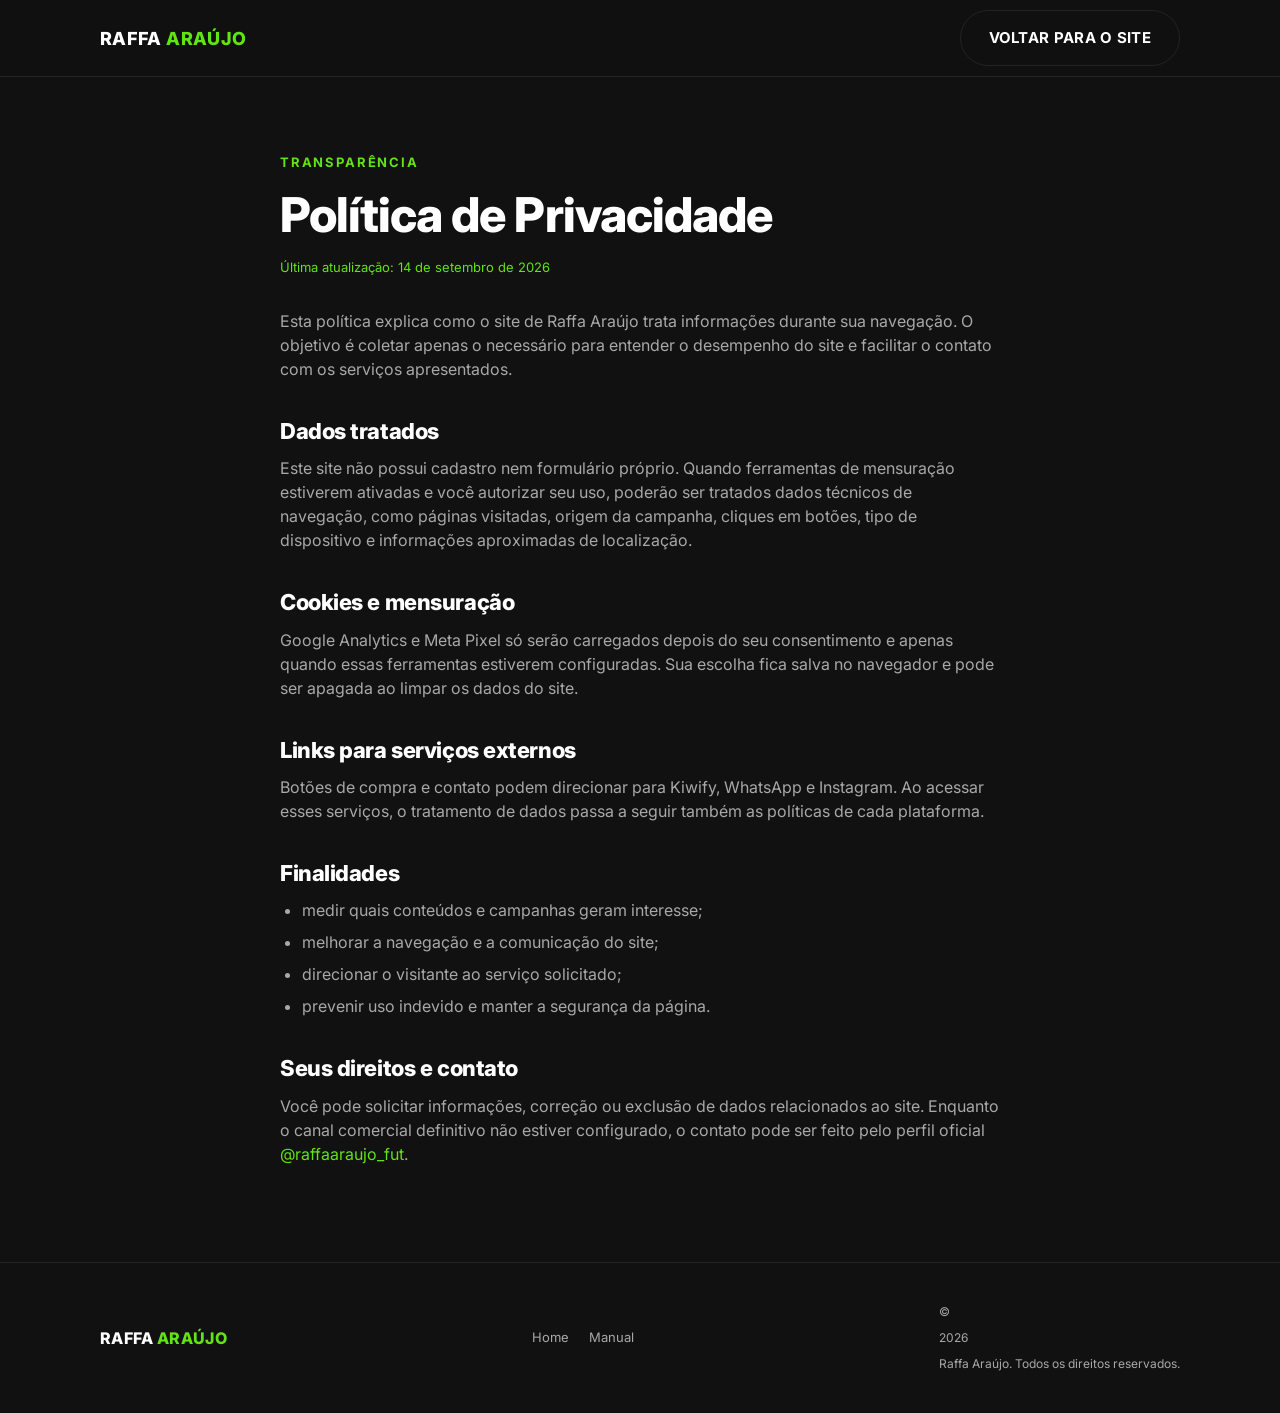
<file: politica-de-privacidade.html>
<!doctype html>
<html lang="pt-BR">
<head>
<meta charset="UTF-8">
<meta name="viewport" content="width=device-width, initial-scale=1.0">
<title>Política de Privacidade | Raffa Araújo</title>
<meta name="description" content="Saiba como o site de Raffa Araújo trata dados, cookies e informações de navegação.">
<meta name="robots" content="index,follow">
<meta name="theme-color" content="#111111">
<link rel="canonical" href="https://raffaaraujo.com.br/politica-de-privacidade.html">
<link rel="icon" type="image/svg+xml" href="assets/favicon.svg">
<link rel="preconnect" href="https://fonts.googleapis.com">
<link rel="preconnect" href="https://fonts.gstatic.com" crossorigin>
<link href="https://fonts.googleapis.com/css2?family=Inter:wght@400;500;600;700;800&display=swap" rel="stylesheet">
<link rel="stylesheet" href="css/variables.css">
<link rel="stylesheet" href="css/base.css">
<link rel="stylesheet" href="css/header.css">
<link rel="stylesheet" href="css/components.css">
<link rel="stylesheet" href="css/responsive.css">
</head>
<body>
<header class="site-header">
  <div class="container">
    <a href="index.html" class="logo">RAFFA <span>ARAÚJO</span></a>
    <a class="btn btn-outline header-cta" href="index.html">Voltar para o site</a>
  </div>
</header>

<main>
  <section class="legal-page">
    <div class="container legal-content">
      <div class="eyebrow">Transparência</div>
      <h1>Política de Privacidade</h1>
      <p class="legal-updated">Última atualização: 14 de setembro de 2026</p>
      <p>Esta política explica como o site de Raffa Araújo trata informações durante sua navegação. O objetivo é coletar apenas o necessário para entender o desempenho do site e facilitar o contato com os serviços apresentados.</p>

      <h2>Dados tratados</h2>
      <p>Este site não possui cadastro nem formulário próprio. Quando ferramentas de mensuração estiverem ativadas e você autorizar seu uso, poderão ser tratados dados técnicos de navegação, como páginas visitadas, origem da campanha, cliques em botões, tipo de dispositivo e informações aproximadas de localização.</p>

      <h2>Cookies e mensuração</h2>
      <p>Google Analytics e Meta Pixel só serão carregados depois do seu consentimento e apenas quando essas ferramentas estiverem configuradas. Sua escolha fica salva no navegador e pode ser apagada ao limpar os dados do site.</p>

      <h2>Links para serviços externos</h2>
      <p>Botões de compra e contato podem direcionar para Kiwify, WhatsApp e Instagram. Ao acessar esses serviços, o tratamento de dados passa a seguir também as políticas de cada plataforma.</p>

      <h2>Finalidades</h2>
      <ul>
        <li>medir quais conteúdos e campanhas geram interesse;</li>
        <li>melhorar a navegação e a comunicação do site;</li>
        <li>direcionar o visitante ao serviço solicitado;</li>
        <li>prevenir uso indevido e manter a segurança da página.</li>
      </ul>

      <h2>Seus direitos e contato</h2>
      <p>Você pode solicitar informações, correção ou exclusão de dados relacionados ao site. Enquanto o canal comercial definitivo não estiver configurado, o contato pode ser feito pelo perfil oficial <a href="https://instagram.com/raffaaraujo_fut" target="_blank" rel="noopener" style="color:var(--green);">@raffaaraujo_fut</a>.</p>
    </div>
  </section>
</main>

<footer class="site-footer">
  <div class="container footer-grid">
    <a href="index.html" class="logo">RAFFA <span>ARAÚJO</span></a>
    <div class="footer-links"><a href="index.html">Home</a><a href="manual.html">Manual</a></div>
    <div class="footer-copy">&copy; <span data-year></span> Raffa Araújo. Todos os direitos reservados.</div>
  </div>
</footer>

<script src="js/config.js"></script>
<script src="js/whatsapp.js"></script>
<script src="js/utm.js"></script>
<script src="js/tracking.js"></script>
<script src="js/consent.js"></script>
<script src="js/cta.js"></script>
<script src="js/mobile-menu.js"></script>
<script src="js/page-nav.js"></script>
<script src="js/main.js"></script>
</body>
</html>
</file>
<file: css/variables.css>
/* ============================================
   RAFFA ARAÚJO — Design tokens
   ============================================ */

:root {
  --green: #62E313;
  --green-dark: #4FBE0E;
  --black: #111111;
  --graphite: #202020;
  --graphite-2: #2A2A2A;
  --white: #FFFFFF;
  --muted: #A8A8A8;
  --border: rgba(255, 255, 255, 0.08);

  --font: 'Inter', -apple-system, BlinkMacSystemFont, 'Segoe UI', sans-serif;

  --radius: 16px;
  --radius-sm: 10px;
  --container: 1120px;
  --header-h: 76px;
}
</file>
<file: css/base.css>
/* ============================================
   RAFFA ARAÚJO — Base: reset, layout, tipografia, botões
   ============================================ */

* { box-sizing: border-box; margin: 0; padding: 0; }
[hidden] { display: none !important; }

html {
  scroll-behavior: smooth;
  scroll-padding-top: var(--header-h);
  scrollbar-width: thin;
  scrollbar-color: var(--graphite-2) var(--black);
}

html::-webkit-scrollbar { width: 9px; }
html::-webkit-scrollbar-track { background: var(--black); }
html::-webkit-scrollbar-thumb {
  background: var(--graphite-2);
  border: 2px solid var(--black);
  border-radius: 999px;
}
html::-webkit-scrollbar-thumb:hover { background: var(--green-dark); }

body {
  background: var(--black);
  color: var(--white);
  font-family: var(--font);
  line-height: 1.5;
  -webkit-font-smoothing: antialiased;
  overflow-x: hidden;
}

img { max-width: 100%; display: block; }

a { color: inherit; text-decoration: none; }

a:focus-visible, button:focus-visible, summary:focus-visible {
  outline: 3px solid var(--green);
  outline-offset: 3px;
}

ul { list-style: none; }

.container {
  width: 100%;
  max-width: var(--container);
  margin: 0 auto;
  padding: 0 20px;
}

section {
  padding: 72px 0;
  position: relative;
  min-height: calc(100vh - var(--header-h));
  min-height: calc(100svh - var(--header-h));
  min-height: calc(100dvh - var(--header-h));
  display: flex;
  align-items: center;
}
section > .container { width: 100%; }
/* O scroll-padding do html já reserva o cabeçalho sticky.
   Não aplicar scroll-margin aqui: os dois valores somados criam uma faixa vazia. */
section[id] { scroll-margin-top: 0; }

.eyebrow {
  display: inline-block;
  color: var(--green);
  font-weight: 700;
  font-size: 13px;
  letter-spacing: 0.14em;
  text-transform: uppercase;
  margin-bottom: 14px;
}

h1, h2, h3 { font-weight: 800; line-height: 1.15; letter-spacing: -0.02em; }

h2 {
  font-size: clamp(28px, 5vw, 42px);
  margin-bottom: 16px;
}

.section-head { max-width: 640px; margin-bottom: 44px; }
.section-head p { color: var(--muted); font-size: 17px; }
.section-head.center { margin-left: auto; margin-right: auto; text-align: center; }

/* ---------- Buttons ---------- */
.btn {
  display: inline-flex;
  align-items: center;
  justify-content: center;
  gap: 8px;
  padding: 16px 28px;
  border-radius: 999px;
  font-weight: 700;
  font-size: 15px;
  letter-spacing: 0.02em;
  text-transform: uppercase;
  border: none;
  cursor: pointer;
  transition: transform 0.15s ease, box-shadow 0.15s ease, background 0.15s ease;
  white-space: nowrap;
}
.btn-primary {
  background: var(--green);
  color: var(--black);
  box-shadow: 0 0 0 0 rgba(98, 227, 19, 0.4);
}
.btn-primary:hover { background: var(--green-dark); transform: translateY(-2px); }
.btn-outline {
  background: transparent;
  color: var(--white);
  border: 1px solid var(--border);
}
.btn-outline:hover { border-color: var(--green); color: var(--green); }
.btn-block { width: 100%; }
.btn.is-pending {
  cursor: not-allowed;
  filter: saturate(0.45);
  opacity: 0.72;
}
.btn.is-pending:hover { transform: none; }

/* ---------- Utility ---------- */
.text-center { text-align: center; }
.mt-32 { margin-top: 32px; }
.hidden { display: none !important; }

@media (prefers-reduced-motion: reduce) {
  html { scroll-behavior: auto; }
  *, *::before, *::after {
    scroll-behavior: auto !important;
    transition-duration: 0.01ms !important;
    animation-duration: 0.01ms !important;
    animation-iteration-count: 1 !important;
  }
}
</file>
<file: css/header.css>
/* ============================================
   RAFFA ARAÚJO — Header, navegação e menu mobile
   ============================================ */

.site-header {
  position: sticky;
  top: 0;
  z-index: 100;
  background: rgba(17, 17, 17, 0.85);
  backdrop-filter: blur(10px);
  border-bottom: 1px solid var(--border);
}
.site-header .container {
  display: flex;
  align-items: center;
  justify-content: space-between;
  height: var(--header-h);
}
.logo {
  font-weight: 800;
  font-size: 18px;
  letter-spacing: 0.02em;
}
.logo span { color: var(--green); }

.nav-links {
  display: none;
  align-items: center;
  gap: 32px;
  font-size: 14px;
  font-weight: 600;
}
.nav-links a { color: var(--muted); transition: color 0.15s ease; }
.nav-links a:hover { color: var(--white); }

.header-cta { display: none; }

.nav-toggle {
  background: none;
  border: 1px solid var(--border);
  border-radius: 8px;
  width: 42px;
  height: 42px;
  display: flex;
  align-items: center;
  justify-content: center;
  cursor: pointer;
}
.nav-toggle span,
.nav-toggle::before,
.nav-toggle::after { display: none; }
.nav-toggle svg { width: 20px; height: 20px; stroke: var(--white); }

.mobile-menu {
  display: none;
  flex-direction: column;
  gap: 4px;
  background: var(--graphite);
  border-bottom: 1px solid var(--border);
  padding: 12px 20px 20px;
}
.mobile-menu.open { display: flex; }
.mobile-menu a {
  padding: 14px 4px;
  border-bottom: 1px solid var(--border);
  font-weight: 600;
  color: var(--white);
}
.mobile-menu a:last-child { border-bottom: none; }
.mobile-menu .btn { margin-top: 12px; }
</file>
<file: css/page-nav.css>
/* ============================================
   RAFFA ARAÚJO — Indicador de scroll (desktop e mobile)
   ============================================ */

.page-navigation {
  position: fixed;
  right: max(8px, env(safe-area-inset-right));
  top: 50%;
  transform: translateY(-50%);
  z-index: 90;
  display: none;
  flex-direction: column;
  align-items: center;
  gap: 14px;
}
.page-navigation::before {
  content: "";
  position: absolute;
  left: 50%;
  top: -20px;
  bottom: -20px;
  width: 1px;
  background: var(--border);
  transform: translateX(-50%);
  z-index: -1;
}
.page-navigation a {
  position: relative;
  width: 10px;
  height: 10px;
  border-radius: 50%;
  background: var(--graphite-2);
  border: 1px solid var(--border);
  transition: background 0.2s ease, border-color 0.2s ease, transform 0.2s ease;
}
.page-navigation a:hover { border-color: var(--green); transform: scale(1.2); }
.page-navigation a.active {
  background: var(--green);
  border-color: var(--green);
  box-shadow: 0 0 0 4px rgba(98, 227, 19, 0.18);
}
.page-navigation a[aria-current="true"] { background: var(--green); }
.page-navigation a::after {
  content: attr(data-label);
  position: absolute;
  right: 22px;
  top: 50%;
  transform: translateY(-50%);
  background: var(--graphite);
  border: 1px solid var(--border);
  color: var(--white);
  font-size: 12px;
  font-weight: 600;
  white-space: nowrap;
  padding: 6px 12px;
  border-radius: 999px;
  opacity: 0;
  pointer-events: none;
  transition: opacity 0.15s ease;
}
.page-navigation a:hover::after { opacity: 1; }

@media (min-width: 768px) {
  .page-navigation {
    right: 28px;
    display: flex;
  }
}
</file>
<file: css/components.css>
/* ============================================
   RAFFA ARAÚJO — Componentes compartilhados
   (usados na Home e em /manual)
   ============================================ */

/* ---------- Resultados / depoimentos ---------- */
.results-grid {
  display: grid;
  grid-template-columns: 1fr;
  gap: 18px;
}
.result-card {
  background: var(--graphite);
  border: 1px solid var(--border);
  border-radius: var(--radius);
  padding: 24px;
}
.result-card .stars { color: var(--green); font-size: 14px; margin-bottom: 12px; letter-spacing: 2px; }
.result-card p.quote { font-size: 15px; color: var(--white); margin-bottom: 16px; }
.result-card .who { display: flex; align-items: center; gap: 10px; }
.result-card .who .dot {
  width: 34px; height: 34px; border-radius: 50%;
  background: var(--graphite-2); border: 1px solid var(--border);
  display: flex; align-items: center; justify-content: center;
  font-size: 12px; font-weight: 700; color: var(--green);
}
.result-card .who span { font-size: 13px; color: var(--muted); font-weight: 600; }
.placeholder-flag {
  display: inline-block;
  margin-top: 14px;
  font-size: 11px;
  color: var(--green);
  border: 1px dashed rgba(98,227,19,0.4);
  border-radius: 6px;
  padding: 3px 8px;
  letter-spacing: 0.03em;
}

/* ---------- Bio com foto (Home #sobre e /manual #quem-e) ---------- */
.about-grid {
  display: grid;
  gap: 32px;
  align-items: center;
}
.about-photo {
  order: -1;
  aspect-ratio: 16/11;
  border-radius: var(--radius);
  background: linear-gradient(160deg, var(--graphite-2), var(--black) 70%);
  border: 1px solid var(--border);
  position: relative;
  overflow: hidden;
  display: flex;
  align-items: center;
  justify-content: center;
}
.about-photo img {
  width: 100%;
  height: 100%;
  object-fit: cover;
  object-position: 65% 20%;
}
.about-text p { color: var(--muted); font-size: 17px; margin-bottom: 16px; }
.signature-line { color: var(--green) !important; font-weight: 700; }
.about-facts {
  display: grid;
  grid-template-columns: repeat(2, minmax(0, 1fr));
  gap: 14px;
  margin-top: 24px;
}
.about-facts .fact {
  background: var(--graphite);
  border: 1px solid var(--border);
  border-radius: var(--radius-sm);
  padding: 16px;
}
.about-facts .fact strong { display: block; color: var(--green); font-size: 22px; }
.about-facts .fact span { font-size: 13px; color: var(--muted); }

/* ---------- FAQ ---------- */
.faq-list { max-width: 760px; margin: 0 auto; }
.faq-item {
  border-bottom: 1px solid var(--border);
}
.faq-item summary {
  cursor: pointer;
  list-style: none;
  padding: 22px 4px;
  display: flex;
  align-items: flex-start;
  justify-content: space-between;
  gap: 16px;
  font-weight: 700;
  font-size: 16px;
  line-height: 1.5;
}
.faq-item summary::-webkit-details-marker { display: none; }
.faq-item summary .plus {
  flex-shrink: 0;
  margin-top: 1px;
  width: 22px;
  height: 22px;
  border-radius: 50%;
  border: 1px solid var(--border);
  display: flex;
  align-items: center;
  justify-content: center;
  color: var(--green);
  transition: transform 0.25s ease, border-color 0.25s ease, background-color 0.25s ease;
}
.faq-item summary .plus svg {
  width: 12px;
  height: 12px;
  display: block;
  transition: transform 0.25s ease;
}
.faq-item[open] summary .plus {
  border-color: var(--green);
  background: rgba(98, 227, 19, 0.12);
}
.faq-item[open] summary .plus svg { transform: rotate(45deg); }
.faq-item .faq-answer {
  padding: 0 4px 22px;
  color: var(--muted);
  font-size: 15px;
  max-width: 640px;
}

/* ---------- Footer ---------- */
.site-footer {
  border-top: 1px solid var(--border);
  padding: 40px 0;
}
.footer-grid {
  display: flex;
  flex-direction: column;
  gap: 20px;
  align-items: center;
  text-align: center;
}
.footer-grid .logo { font-size: 16px; }
.footer-brand { display: flex; flex-direction: column; gap: 5px; }
.footer-brand > span { font-size: 12px; color: var(--muted); }
.footer-links { display: flex; gap: 20px; flex-wrap: wrap; justify-content: center; font-size: 13px; color: var(--muted); }
.footer-links a:hover { color: var(--green); }
.footer-copy { display: flex; flex-direction: column; gap: 8px; max-width: 560px; font-size: 12px; color: var(--muted); }

/* ---------- Barra fixa de WhatsApp (mobile) ---------- */
.sticky-cta {
  position: fixed;
  left: 0; right: 0; bottom: 0;
  z-index: 90;
  background: rgba(17,17,17,0.92);
  backdrop-filter: blur(10px);
  border-top: 1px solid var(--border);
  padding: 12px 16px;
  display: flex;
  gap: 10px;
  transform: translateY(100%);
  opacity: 0;
  pointer-events: none;
  transition: transform 0.2s ease, opacity 0.2s ease;
}
.sticky-cta .btn { flex: 1; padding: 14px 16px; font-size: 13px; }
.sticky-cta.is-visible {
  transform: translateY(0);
  opacity: 1;
  pointer-events: auto;
}

/* ---------- Consentimento (só aparece quando Analytics/Pixel forem configurados) ---------- */
.consent-banner {
  position: fixed;
  left: 20px;
  right: 20px;
  bottom: 88px;
  z-index: 120;
  max-width: 720px;
  margin: 0 auto;
  padding: 18px;
  border: 1px solid rgba(98,227,19,0.35);
  border-radius: var(--radius-sm);
  background: rgba(32,32,32,0.98);
  box-shadow: 0 20px 60px rgba(0,0,0,0.45);
}
.consent-banner p { color: var(--muted); font-size: 14px; }
.consent-banner p a { color: var(--green); text-decoration: underline; }
.consent-actions { display: flex; gap: 10px; margin-top: 14px; }
.consent-actions .btn { flex: 1; padding: 12px 18px; font-size: 12px; }

/* ---------- Páginas institucionais ---------- */
.legal-page { display: block; min-height: 0; padding: 72px 0 96px; }
.legal-content { max-width: 760px; }
.legal-content h1 { font-size: clamp(32px, 6vw, 48px); margin-bottom: 16px; }
.legal-content h2 { font-size: 22px; margin: 38px 0 12px; }
.legal-content p, .legal-content li { color: var(--muted); font-size: 16px; }
.legal-content p + p { margin-top: 12px; }
.legal-content ul { list-style: disc; padding-left: 22px; display: grid; gap: 8px; }
.legal-updated { color: var(--green) !important; font-size: 13px !important; margin-bottom: 32px; }
</file>
<file: css/home.css>
/* ============================================
   RAFFA ARAÚJO — Home (index.html)
   ============================================ */

/* ---------- Hero ---------- */
.hero {
  padding-top: 56px;
  padding-bottom: 56px;
  background:
    radial-gradient(120% 90% at 50% -10%, rgba(98, 227, 19, 0.16), transparent 60%),
    var(--black);
  overflow: hidden;
}
.hero-grid {
  display: grid;
  gap: 40px;
  align-items: center;
}
.hero-photo {
  order: -1;
  position: relative;
  aspect-ratio: 4 / 5;
  border-radius: var(--radius);
  background: linear-gradient(160deg, var(--graphite-2), var(--black) 70%);
  border: 1px solid var(--border);
  display: flex;
  align-items: center;
  justify-content: center;
  overflow: hidden;
}
.hero-photo img {
  width: 100%;
  height: 100%;
  object-fit: cover;
  object-position: 80% 20%;
}
.hero-eyebrow {
  color: var(--green);
  font-weight: 700;
  letter-spacing: 0.14em;
  text-transform: uppercase;
  font-size: 13px;
  margin-bottom: 18px;
}
.hero h1 {
  font-size: clamp(32px, 7vw, 54px);
  margin-bottom: 20px;
}
.hero h1 .hl { color: var(--green); }
.hero-sub {
  color: var(--muted);
  font-size: 18px;
  max-width: 480px;
  margin-bottom: 32px;
}
.hero-actions { display: flex; flex-wrap: wrap; gap: 14px; }
.hero-note { margin-top: 20px; font-size: 13px; color: var(--muted); }

/* ---------- Posicionamento ---------- */
.positioning-section {
  background: linear-gradient(180deg, rgba(98, 227, 19, 0.04), transparent);
}
.positioning-copy { max-width: 820px; }
.positioning-copy p { color: var(--muted); font-size: 18px; margin-top: 18px; }

/* ---------- Cards de produto ---------- */
#produtos .container { max-width: 1360px; }
.products-grid {
  display: grid;
  grid-template-columns: 1fr;
  gap: 20px;
}
.product-card {
  background: var(--graphite);
  border: 1px solid var(--border);
  border-radius: var(--radius);
  padding: 28px;
  display: flex;
  flex-direction: column;
  gap: 16px;
  transition: transform 0.15s ease, border-color 0.15s ease;
}
.product-card:hover { transform: translateY(-4px); border-color: rgba(98,227,19,0.35); }
.product-card.featured {
  border-color: var(--green);
  background: linear-gradient(160deg, rgba(98,227,19,0.08), var(--graphite) 60%);
  position: relative;
}
.product-card.featured::before {
  content: "MAIS COMPLETO";
  position: absolute;
  top: -12px;
  left: 28px;
  background: var(--green);
  color: var(--black);
  font-size: 11px;
  font-weight: 800;
  letter-spacing: 0.06em;
  padding: 5px 12px;
  border-radius: 999px;
}
.product-icon {
  width: 48px;
  height: 48px;
  border-radius: 12px;
  background: rgba(98, 227, 19, 0.12);
  display: flex;
  align-items: center;
  justify-content: center;
}
.product-icon svg { width: 24px; height: 24px; stroke: var(--green); }
.product-card h3 { font-size: 20px; min-height: 48px; }
.product-card p.desc { color: var(--muted); font-size: 15px; flex-grow: 1; }
.product-detail,
.product-kicker {
  color: var(--white);
  font-size: 13px;
  line-height: 1.55;
  padding-top: 12px;
  border-top: 1px solid var(--border);
}
.product-kicker { color: var(--green); font-weight: 700; padding-top: 0; border-top: 0; }
.product-price {
  font-size: 22px;
  font-weight: 800;
  color: var(--white);
  min-height: 52px;
}
.product-price small { font-size: 13px; color: var(--muted); font-weight: 500; display: block; }

/* ---------- Metodologia (Observo/Oriento/Cobro) ---------- */
.method-grid {
  display: grid;
  grid-template-columns: 1fr;
  gap: 20px;
  counter-reset: step;
}
.method-step {
  background: var(--graphite);
  border: 1px solid var(--border);
  border-radius: var(--radius);
  padding: 28px;
  position: relative;
}
.method-step .num {
  font-size: 13px;
  font-weight: 800;
  color: var(--black);
  background: var(--green);
  width: 30px;
  height: 30px;
  border-radius: 50%;
  display: flex;
  align-items: center;
  justify-content: center;
  margin-bottom: 18px;
}
.method-step h3 { font-size: 18px; margin-bottom: 8px; }
.method-step p { color: var(--muted); font-size: 14px; }

/* ---------- Para quem é o Coach ---------- */
.audience-grid {
  display: grid;
  grid-template-columns: 1fr;
  gap: 16px;
  max-width: 900px;
  margin: 0 auto;
}
.audience-item {
  background: var(--graphite);
  border: 1px solid var(--border);
  border-radius: var(--radius-sm);
  padding: 22px;
  color: var(--muted);
  font-size: 16px;
}
.audience-item::before {
  content: "✓";
  color: var(--green);
  font-weight: 800;
  margin-right: 10px;
}

/* ---------- Frase de posicionamento ---------- */
.quote-block {
  background: linear-gradient(160deg, var(--graphite), var(--black));
  border-top: 1px solid var(--border);
  border-bottom: 1px solid var(--border);
  text-align: center;
}
.quote-block blockquote {
  max-width: 780px;
  margin: 0 auto;
  font-size: clamp(24px, 5vw, 38px);
  font-weight: 800;
  line-height: 1.25;
  letter-spacing: -0.01em;
}
.quote-block blockquote .hl { color: var(--green); }
.quote-block p {
  max-width: 700px;
  margin: 24px auto 0;
  color: var(--muted);
  font-size: 17px;
}

/* ---------- CTA final ---------- */
.final-cta {
  text-align: center;
  background:
    radial-gradient(80% 100% at 50% 100%, rgba(98, 227, 19, 0.14), transparent 60%),
    var(--black);
}
.final-cta h2 { max-width: 640px; margin: 0 auto 28px; }
.final-cta p { color: var(--muted); max-width: 620px; margin: -12px auto 26px; }
.final-actions { justify-content: center; }

@media (min-width: 768px) {
  .audience-grid { grid-template-columns: repeat(2, minmax(0, 1fr)); }
}
</file>
<file: css/responsive.css>
/* ============================================
   RAFFA ARAÚJO — Responsivo (mobile-first)
   Carregar por último, depois de todos os componentes.
   ============================================ */

@media (max-width: 767px) {
  body { padding-bottom: 74px; }
  section {
    min-height: calc(100dvh - var(--header-h));
    padding: 64px 0;
  }
  .hero { padding-top: 32px; padding-bottom: 64px; }
  .hero-grid { gap: 28px; }
  .hero-photo { aspect-ratio: 16 / 11; }
  .hero-photo img { object-position: 70% 18%; }
  .hero-sub { font-size: 16px; margin-bottom: 24px; }
  .hero-actions { gap: 10px; }
  .hero-actions .btn { width: 100%; }
  .manual-hero { min-height: calc(100dvh - var(--header-h)); padding: 56px 0; }
  .sticky-cta .btn { min-width: 0; padding: 13px 12px; font-size: 11px; }
}

@media (min-width: 768px) {
  section { padding: 96px 0; }
  .nav-links { display: flex; }
  .header-cta { display: inline-flex; }
  .nav-toggle { display: none; }
  .mobile-menu { display: none !important; }
  .page-navigation { display: flex; }

  .hero-grid { grid-template-columns: minmax(0, 1fr) minmax(0, 1fr); }
  .hero-photo { order: 1; }

  .products-grid { grid-template-columns: repeat(2, minmax(0, 1fr)); }
  .results-grid { grid-template-columns: repeat(3, minmax(0, 1fr)); }
  .about-grid { grid-template-columns: minmax(0, 1fr) minmax(0, 1fr); }
  .about-photo { order: 1; }
  .method-grid { grid-template-columns: repeat(3, minmax(0, 1fr)); }

  .pain-grid, .learn-grid { grid-template-columns: repeat(2, minmax(0, 1fr)); }
  .forwho-grid { grid-template-columns: minmax(0, 1fr) minmax(0, 1fr); }

  .method-flow { flex-direction: row; align-items: stretch; }
  .method-flow-item { width: auto; flex: 1; }
  .method-flow-arrow { padding: 0 18px; display: flex; align-items: center; }
  .concept-grid { grid-template-columns: repeat(2, minmax(0, 1fr)); }

  .footer-grid { flex-direction: row; justify-content: space-between; text-align: left; }

  .sticky-cta { display: none; }
  .consent-banner { bottom: 24px; display: flex; align-items: center; gap: 18px; }
  .consent-banner p { flex: 1; }
  .consent-actions { margin-top: 0; flex: 0 0 auto; }
}

/* ============================================
   Responsive — Desktop 1100px+
   ============================================ */
@media (min-width: 1100px) {
  .products-grid { grid-template-columns: repeat(4, minmax(0, 1fr)); }
}
</file>
<file: css/manual.css>
/* ============================================
   RAFFA ARAÚJO — Página /manual
   ============================================ */

.manual-hero { padding-top: 48px; text-align: center; }
.manual-hero .badge {
  display: inline-flex;
  align-items: center;
  gap: 8px;
  background: rgba(98,227,19,0.1);
  border: 1px solid rgba(98,227,19,0.3);
  color: var(--green);
  font-size: 12px;
  font-weight: 700;
  letter-spacing: 0.06em;
  padding: 6px 14px;
  border-radius: 999px;
  margin-bottom: 20px;
  text-transform: uppercase;
}
.manual-hero h1 { font-size: clamp(30px, 6vw, 48px); max-width: 800px; margin: 0 auto 18px; }
.manual-hero p.sub { color: var(--muted); font-size: 18px; max-width: 620px; margin: 0 auto 32px; }
.manual-hero .hero-highlight {
  color: var(--green);
  font-size: 14px;
  font-weight: 700;
  margin: -14px auto 26px;
}

.pain-grid, .learn-grid, .forwho-grid {
  display: grid;
  grid-template-columns: 1fr;
  gap: 16px;
}
.pain-card, .learn-card {
  background: var(--graphite);
  border: 1px solid var(--border);
  border-radius: var(--radius-sm);
  padding: 20px;
  font-size: 15px;
  color: var(--muted);
  display: flex;
  gap: 12px;
  align-items: flex-start;
}
.pain-card svg, .learn-card svg { flex-shrink: 0; width: 20px; height: 20px; margin-top: 2px; }
.pain-card svg { stroke: #FF6B6B; }
.learn-card svg { stroke: var(--green); }
.learn-card div { display: flex; flex-direction: column; gap: 5px; }
.learn-card strong { color: var(--white); font-size: 15px; }
.learn-card span { color: var(--muted); font-size: 14px; }

.method-flow {
  display: flex;
  flex-direction: column;
  gap: 0;
  align-items: center;
}
.method-flow-item {
  background: var(--graphite);
  border: 1px solid var(--border);
  border-radius: var(--radius);
  padding: 24px 28px;
  width: 100%;
  text-align: center;
}
.method-flow-item h3 { color: var(--green); font-size: 20px; margin-bottom: 6px; }
.method-flow-item p { color: var(--muted); font-size: 14px; }
.method-flow-arrow { color: var(--green); font-size: 22px; padding: 10px 0; }

.forwho-grid { grid-template-columns: 1fr; }
.forwho-card {
  border-radius: var(--radius);
  padding: 24px;
  border: 1px solid var(--border);
}
.forwho-card.yes { background: rgba(98,227,19,0.06); border-color: rgba(98,227,19,0.3); }
.forwho-card.no { background: rgba(255,255,255,0.02); }
.forwho-card h3 { font-size: 16px; margin-bottom: 14px; }
.forwho-card.yes h3 { color: var(--green); }
.forwho-card ul { display: flex; flex-direction: column; gap: 10px; }
.forwho-card li { font-size: 14px; color: var(--muted); display: flex; gap: 10px; }

.offer-box {
  max-width: 560px;
  margin: 0 auto;
  background: linear-gradient(160deg, rgba(98,227,19,0.1), var(--graphite));
  border: 1px solid rgba(98,227,19,0.35);
  border-radius: var(--radius);
  padding: 36px 28px;
  text-align: center;
}
.offer-box .seats {
  font-size: 12px;
  font-weight: 700;
  color: var(--green);
  letter-spacing: 0.05em;
  text-transform: uppercase;
  margin-bottom: 12px;
}
.offer-box .price {
  font-size: 44px;
  font-weight: 800;
  margin-bottom: 4px;
}
.offer-box .price-old {
  font-size: 15px;
  color: var(--muted);
  text-decoration: line-through;
  margin-right: 8px;
}
.offer-box .price-note { font-size: 13px; color: var(--muted); margin-bottom: 24px; }
.offer-box .guarantee { margin-top: 20px; font-size: 12px; color: var(--muted); }
.included-block { max-width: 760px; margin: 42px auto 0; text-align: left; }
.included-block h3 { text-align: center; margin-bottom: 20px; }
.included-list { display: grid; gap: 12px; }
.included-list li {
  position: relative;
  padding: 14px 16px 14px 46px;
  border: 1px solid var(--border);
  border-radius: var(--radius-sm);
  background: var(--graphite);
  color: var(--muted);
}
.included-list li::before {
  content: "✓";
  position: absolute;
  left: 18px;
  color: var(--green);
  font-weight: 800;
}

.didactic-strip {
  display: flex;
  flex-wrap: wrap;
  gap: 14px;
  justify-content: center;
}
.didactic-strip .pill {
  background: var(--graphite);
  border: 1px solid var(--border);
  border-radius: 999px;
  padding: 10px 18px;
  font-size: 13px;
  color: var(--muted);
  font-weight: 600;
}
.didactic-strip .pill strong { color: var(--green); }

.concept-grid {
  display: grid;
  grid-template-columns: 1fr;
  gap: 14px;
  max-width: 820px;
  margin: 28px auto 0;
}
.concept-card {
  background: rgba(98,227,19,0.05);
  border: 1px solid rgba(98,227,19,0.22);
  border-radius: var(--radius-sm);
  padding: 20px;
}
.concept-card h3 { color: var(--green); font-size: 17px; margin-bottom: 7px; }
.concept-card p { color: var(--muted); font-size: 14px; }

.realistic-section { background: rgba(255, 255, 255, 0.015); }
.realistic-section .positioning-copy { max-width: 780px; }
.realistic-section p { color: var(--muted); font-size: 17px; margin-top: 18px; }
.manual-final-cta {
  text-align: center;
  background: radial-gradient(80% 100% at 50% 100%, rgba(98, 227, 19, 0.14), transparent 60%), var(--black);
}
.manual-final-cta h2 { max-width: 760px; margin: 0 auto 20px; }
.manual-final-cta p { color: var(--muted); max-width: 680px; margin: 0 auto 28px; }

.who-strip {
  display: flex;
  flex-wrap: wrap;
  gap: 12px;
  margin-top: 24px;
}
.who-strip span {
  background: var(--graphite);
  border: 1px solid var(--border);
  border-radius: 999px;
  padding: 8px 16px;
  font-size: 13px;
  color: var(--muted);
}
</file>
